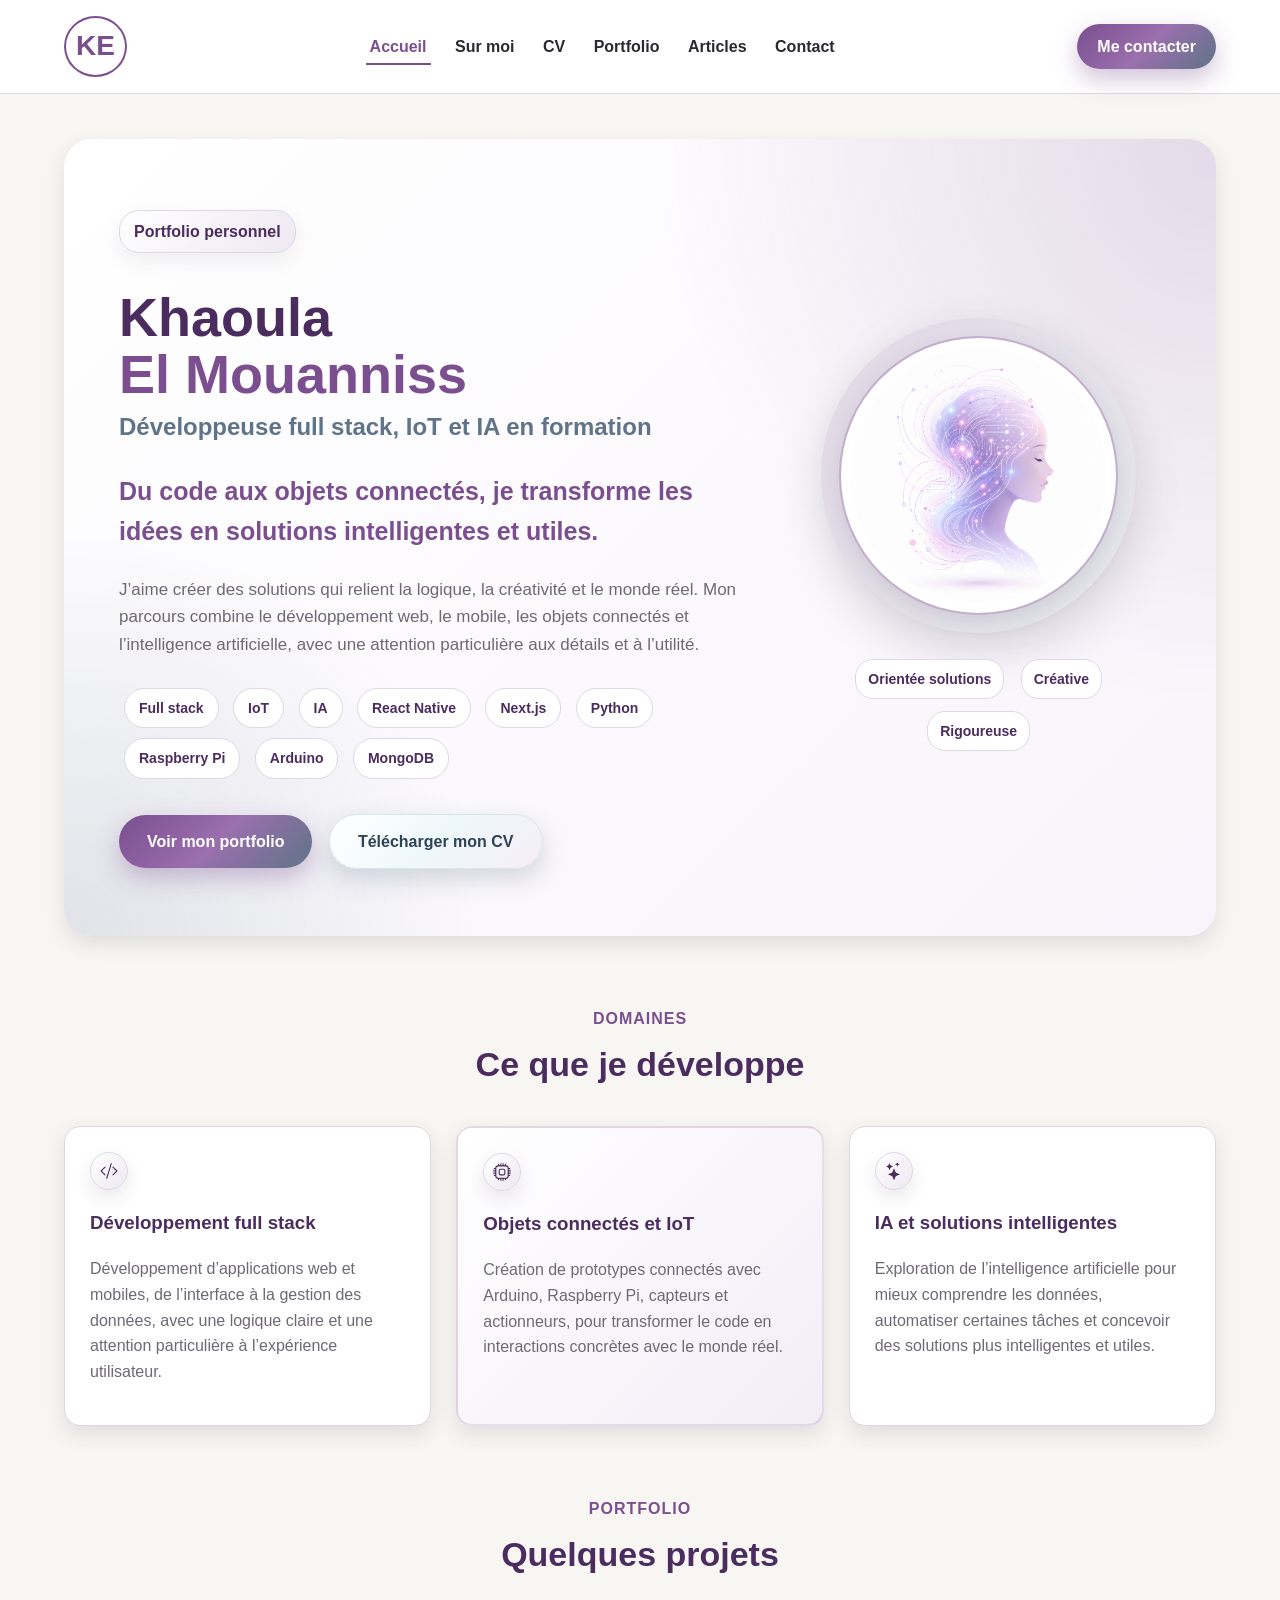
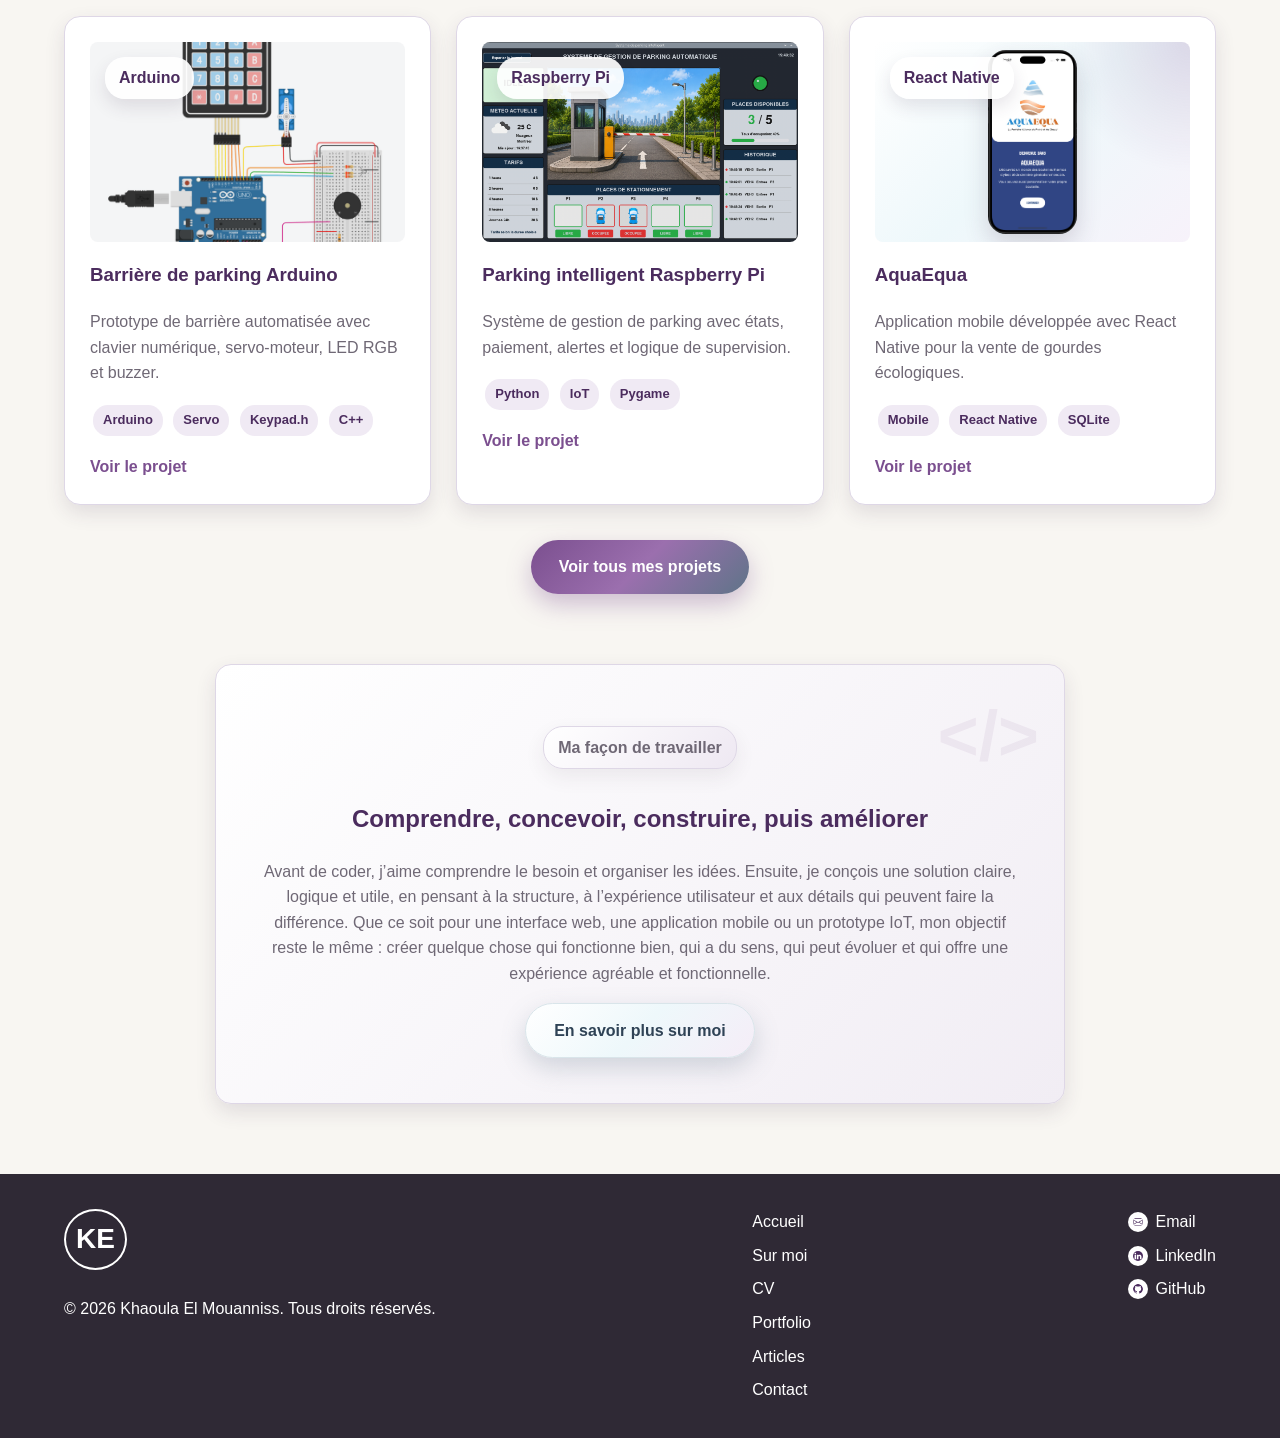
<file: index.html>
<!DOCTYPE html>
<html lang="fr">
    <head>
        <meta charset="UTF-8">
        <meta name="viewport" content="width=device-width, initial-scale=1.0">
        <title>Accueil | Portfolio de Khaoula El Mouanniss</title>

        <meta name="description"
            content="Portfolio personnel de Khaoula El Mouanniss, développeuse full stack, IoT et IA en formation. Découvrez son profil, ses compétences et ses projets web, mobiles et connectés.">
        <meta name="keywords"
            content="portfolio, Khaoula El Mouanniss, développeuse full stack, IoT, IA, React Native, Python, Arduino, Raspberry Pi, HTML, CSS">
        <meta name="author" content="Khaoula El Mouanniss">

        <link rel="icon" href="images/favicon.ico">
        <link rel="stylesheet" href="css/styles.css">
        <link rel="stylesheet" href="css/home.css">
    </head>

    <body>
        <header>
            <div class="header-container">
                <a href="index.html" class="logo">KE</a>

                <nav>
                    <ul>
                        <li><a href="index.html" class="active">Accueil</a></li>
                        <li><a href="about.html">Sur moi</a></li>
                        <li><a href="cv.html">CV</a></li>
                        <li><a href="portfolio.html">Portfolio</a></li>
                        <li><a href="articles.html">Articles</a></li>
                        <li><a href="contact.html">Contact</a></li>
                    </ul>
                </nav>

                <a href="contact.html" class="btn btn-small btn-primary">Me
                    contacter</a>
            </div>
        </header>

        <main>
            <section class="hero">
                <div class="hero-text">
                    <p class="intro-label">Portfolio personnel</p>

                    <h1>
                        Khaoula <span>El Mouanniss</span>
                    </h1>

                    <h2>Développeuse full stack, IoT et IA en formation</h2>

                    <p class="slogan">
                        Du code aux objets connectés, je transforme les idées en
                        solutions intelligentes et utiles.
                    </p>

                    <p class="hero-description">
                        J’aime créer des solutions qui relient la logique, la
                        créativité et le monde réel.
                        Mon parcours combine le développement web, le mobile,
                        les objets connectés et l’intelligence
                        artificielle, avec une attention particulière aux
                        détails et à l’utilité.
                    </p>

                    <div class="hero-keywords">
                        <span>Full stack</span>
                        <span>IoT</span>
                        <span>IA</span>
                        <span>React Native</span>
                        <span>Next.js</span>
                        <span>Python</span>
                        <span>Raspberry Pi</span>
                        <span>Arduino</span>
                        <span>MongoDB</span>
                    </div>

                    <div class="hero-buttons">
                        <a href="portfolio.html" class="btn btn-primary">Voir
                            mon portfolio</a>
                        <a href="documents/cv-khaoula.pdf" target="_blank"
                            class="btn btn-secondary">Télécharger mon CV</a>
                    </div>
                </div>

                <div class="hero-photo">
                    <div class="tech-circle">
                        <div class="photo-frame">
                            <img src="images/profile.png"
                                alt="Illustration technologique représentant Khaoula El Mouanniss">
                        </div>
                    </div>

                    <div class="qualities">
                        <span>Orientée solutions</span>
                        <span>Créative</span>
                        <span>Rigoureuse</span>

                    </div>
                </div>
            </section>

            <section class="what-i-do">
                <div class="section-title">
                    <p>Domaines</p>
                    <h2>Ce que je développe</h2>
                </div>

                <div class="cards">
                    <article class="card">
                        <img class="card-icon" src="images/icons/code-slash.svg"
                            alt="Icon code">

                        <h3>Développement full stack</h3>
                        <p>

                            Développement d’applications web et mobiles, de
                            l’interface à la gestion des données,
                            avec une logique claire et une attention
                            particulière à l’expérience utilisateur.

                        </p>
                    </article>

                    <article class="card card-highlight">
                        <img class="card-icon" src="images/icons/cpu.svg" alt="Icon cpu">
                        <h3>Objets connectés et IoT</h3>
                        <p>
                            
                                Création de prototypes connectés avec Arduino,
                                Raspberry Pi, capteurs et actionneurs,
                                pour transformer le code en interactions
                                concrètes avec le monde réel.
                           
                        </p>
                    </article>

                    <article class="card">
                        <img class="card-icon" src="images/icons/stars.svg" alt="Icon stars">

                        <h3>IA et solutions intelligentes</h3>
                        <p>
                            Exploration de l’intelligence artificielle pour
                            mieux comprendre les données,
                            automatiser certaines tâches et concevoir des
                            solutions plus intelligentes et utiles.
                        </p>
                    </article>
                </div>
            </section>

            <section class="featured-projects">
                <div class="section-title">
                    <p>Portfolio</p>
                    <h2>Quelques projets</h2>
                </div>

                <div class="project-grid">
                    <article class="project-card">
                        <div class="project-image">
                            <img src="images/projects/arduino-parking.png"
                                alt="Prototype de barrière de parking Arduino">
                            <span>Arduino</span>
                        </div>
                        <h3>Barrière de parking Arduino</h3>
                        <p>
                            Prototype de barrière automatisée avec clavier
                            numérique, servo-moteur,
                            LED RGB et buzzer.
                        </p>
                        <div class="project-tags">
                            <span>Arduino</span>
                            <span>Servo</span>
                            <span>Keypad.h</span>
                            <span>C++</span>
                        </div>
                        <a href="portfolio.html">Voir le projet</a>
                    </article>

                    <article class="project-card">
                        <div class="project-image">
                            <img src="images/projects/raspberry-parking.png"
                                alt="Interface ou prototype de parking intelligent Raspberry Pi">
                            <span>Raspberry Pi</span>
                        </div>

                        <h3>Parking intelligent Raspberry Pi</h3>
                        <p>
                            Système de gestion de parking avec états, paiement,
                            alertes
                            et logique de supervision.
                        </p>
                        <div class="project-tags">
                            <span>Python</span>
                            <span>IoT</span>
                            <span>Pygame</span>
                        </div>
                        <a href="portfolio.html">Voir le projet</a>
                    </article>

                    <article class="project-card">
                        <div class="project-image mobile-preview">
                            <img src="images/projects/mobile-aquaequa.png"
                                alt="Interface ou prototype de l'application mobile AquaEqua">
                            <span>React Native</span>
                        </div>
                        <h3>AquaEqua</h3>
                        <p>
                            Application mobile développée avec React Native pour
                            la vente de gourdes
                            écologiques.
                        </p>
                        <div class="project-tags">
                            <span>Mobile</span>

                            <span>React Native</span>
                            <span>SQLite</span>
                        </div>
                        <a href="portfolio.html">Voir le projet</a>
                    </article>
                </div>

                <div class="center-button">
                    <a href="portfolio.html" class="btn btn-primary">Voir tous
                        mes projets</a>
                </div>
            </section>
            <section class="short-about">
                <div class="about-box">
                    <p class="intro-label">Ma façon de travailler</p>
                    <h2>Comprendre, concevoir, construire, puis améliorer</h2>
                    <p>
                        Avant de coder, j’aime comprendre le besoin et organiser
                        les idées. Ensuite, je conçois
                        une solution claire, logique et utile, en pensant à la
                        structure, à l’expérience utilisateur
                        et aux détails qui peuvent faire la différence. Que ce
                        soit pour une interface web,
                        une application mobile ou un prototype IoT, mon objectif
                        reste le même : créer quelque chose
                        qui fonctionne bien, qui a du sens, qui peut évoluer et
                        qui offre une expérience agréable
                        et fonctionnelle.
                    </p>
                    <a href="about.html" class="btn btn-secondary">En savoir
                        plus sur moi</a>
                </div>
            </section>
        </main>

        <footer>
            <div class="footer-container">
                <div>
                    <a href="index.html" class="footer-logo">KE</a>
                    <p>© 2026 Khaoula El Mouanniss. Tous droits réservés.</p>
                </div>

                <div class="footer-links">
                    <a href="index.html">Accueil</a>
                    <a href="about.html">Sur moi</a>
                    <a href="cv.html">CV</a>
                    <a href="portfolio.html">Portfolio</a>
                    <a href="articles.html">Articles</a>
                    <a href="contact.html">Contact</a>
                </div>

                <div class="social-links">
                    <a href="mailto:khaoula.mouanniss@gmail.com">
                        <img src="images/icons/envelope.svg" alt="Icon email">
                        Email
                    </a>

                    <a href="https://www.linkedin.com/in/mouanniss/"
                        target="_blank">
                        <img src="images/icons/linkedin.svg" alt="Icon linkedin">
                        LinkedIn
                    </a>

                    <a href="https://github.com/khaoulamouanniss"
                        target="_blank">
                        <img src="images/icons/github.svg" alt="Icon github">
                        GitHub
                    </a>
                </div>
            </div>
        </footer>
    </body>
</html>
</file>
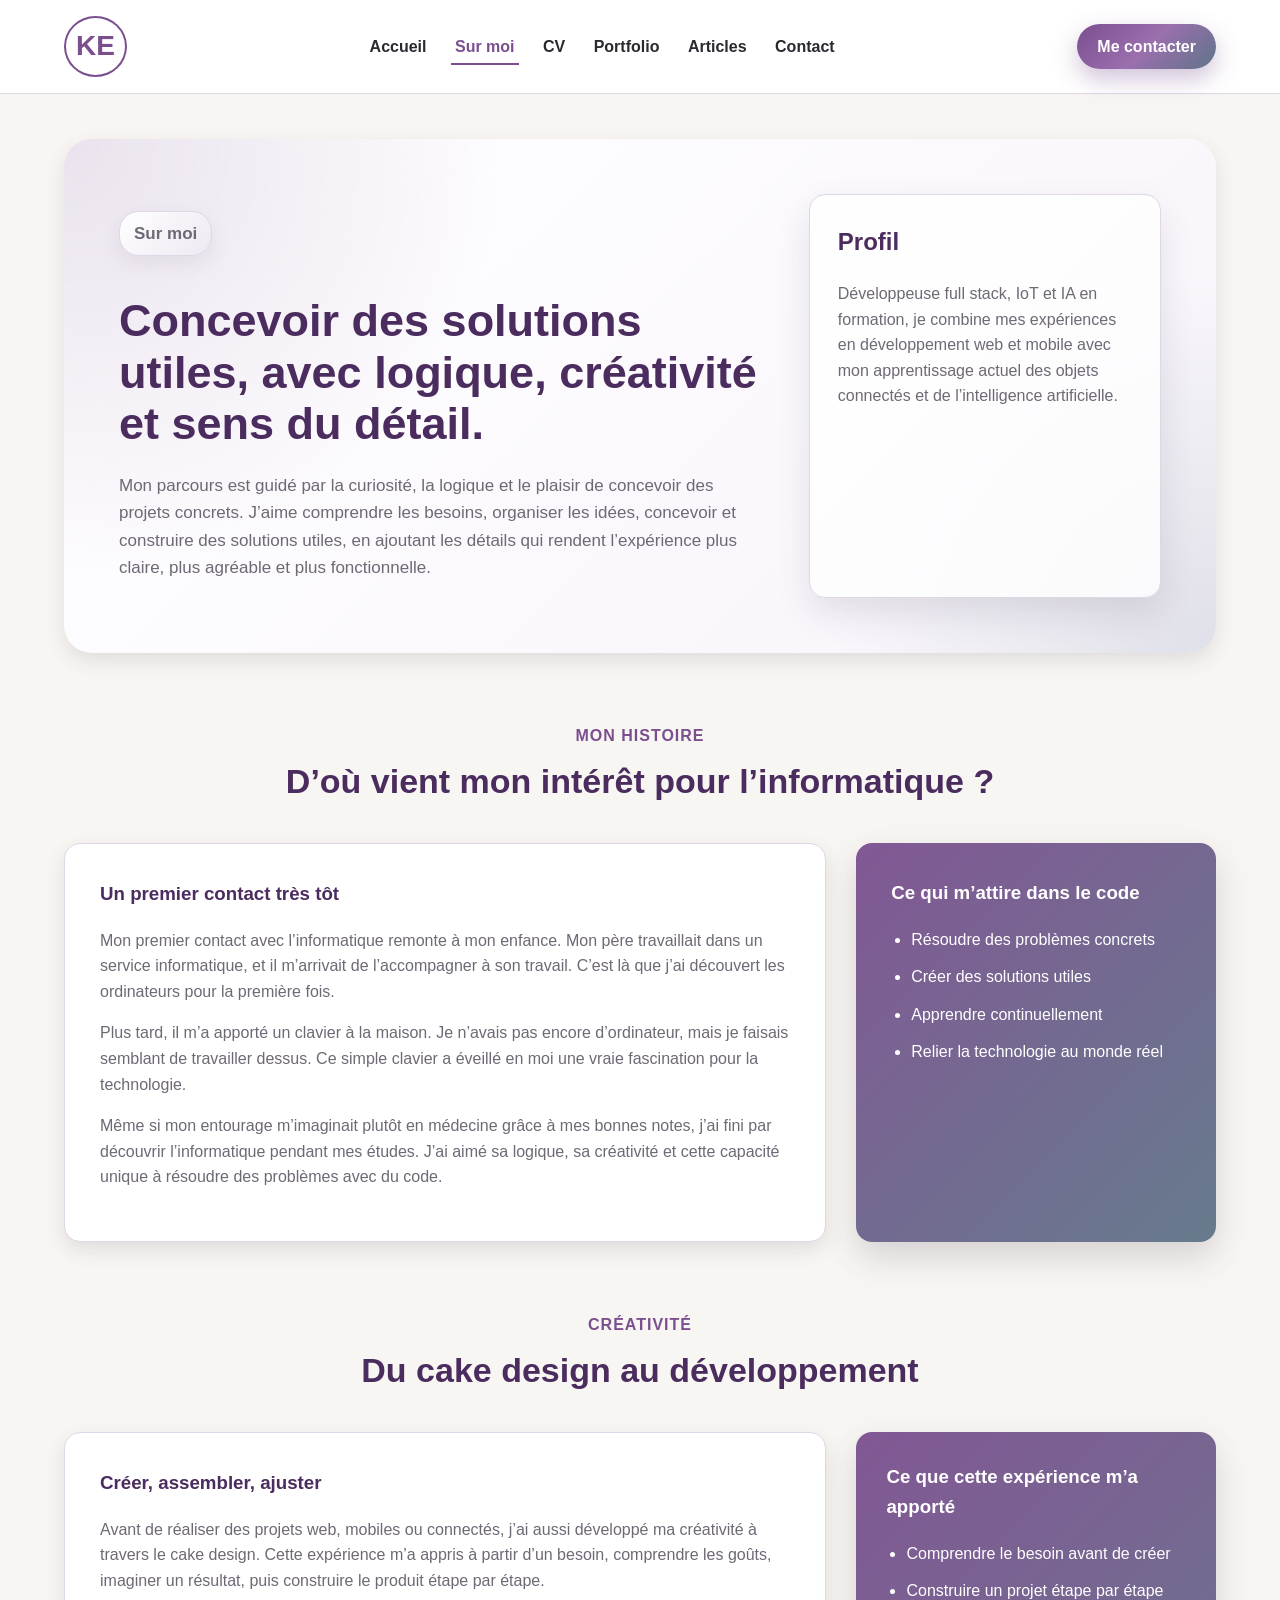
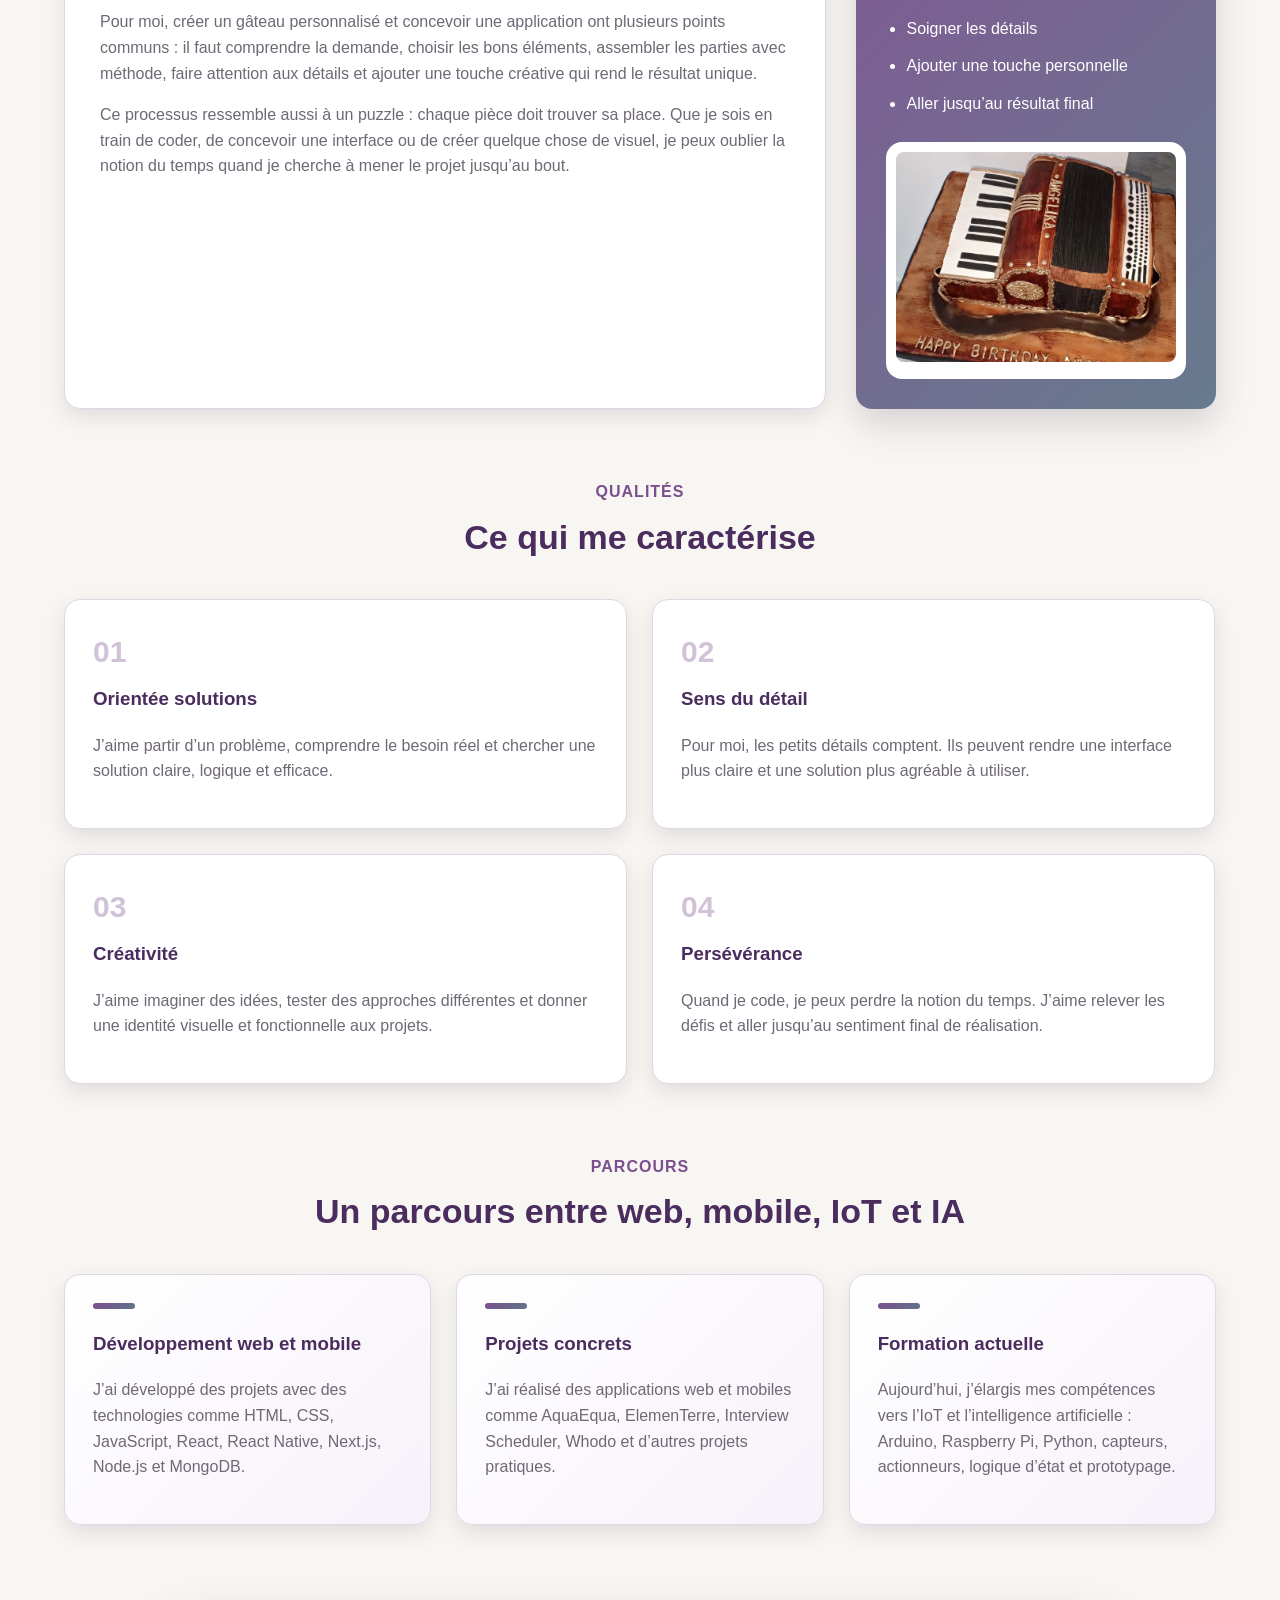
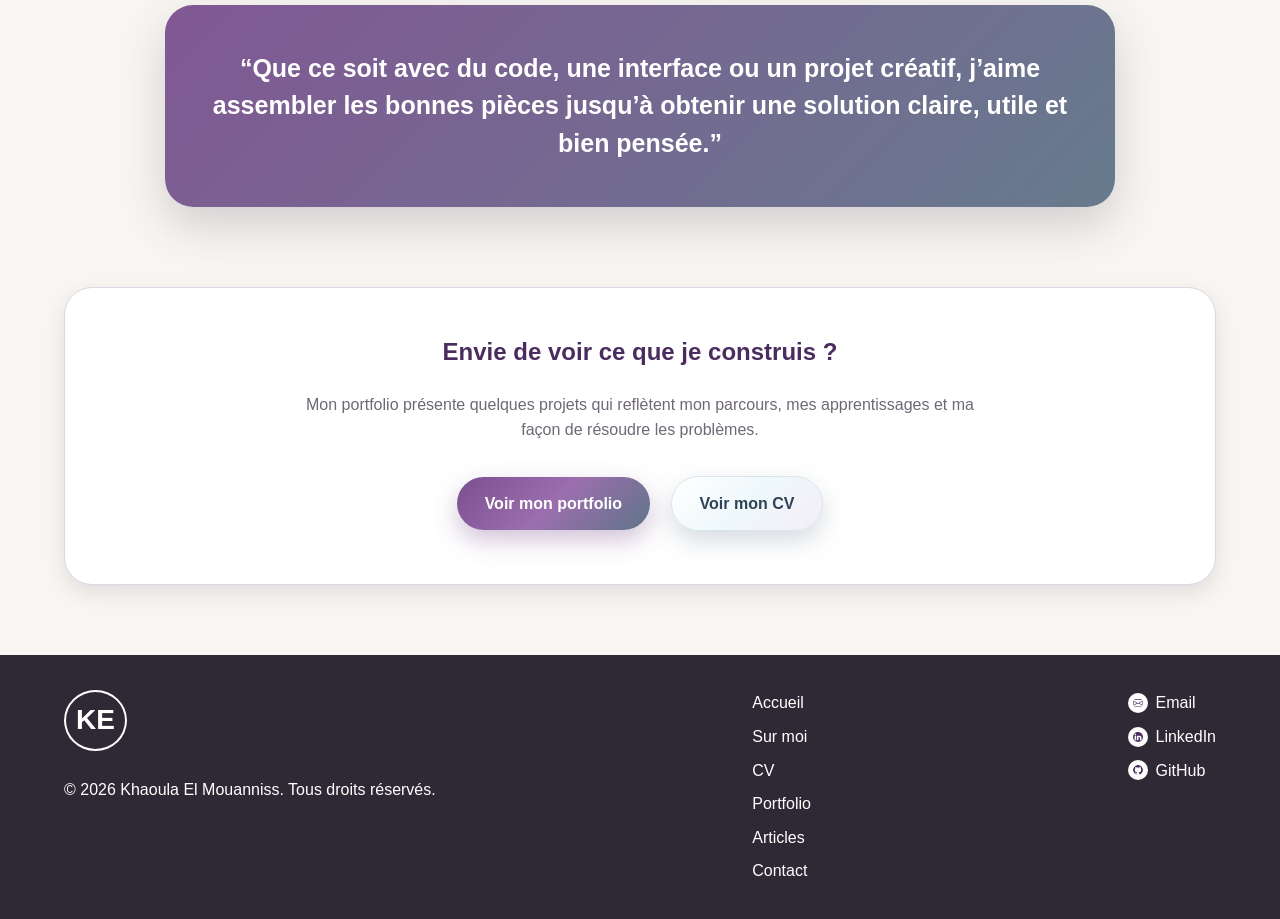
<file: about.html>
<!DOCTYPE html>
<html lang="fr">
<head>
    <meta charset="UTF-8">
    <meta name="viewport" content="width=device-width, initial-scale=1.0">
    <title>Sur moi | Khaoula El Mouanniss</title>

    <meta name="description" content="Découvrez le parcours de Khaoula El Mouanniss, son intérêt pour l'informatique, le développement web, le mobile, l'IoT, l'IA et sa démarche créative orientée solutions.">
    <meta name="keywords" content="Khaoula El Mouanniss, sur moi, biographie, développeuse, full stack, IoT, intelligence artificielle, créativité, cake design, portfolio">
    <meta name="author" content="Khaoula El Mouanniss">

    <link rel="icon" href="images/favicon.ico">
    <link rel="stylesheet" href="css/styles.css">
    <link rel="stylesheet" href="css/about.css">
</head>

<body>
    <header>
        <div class="header-container">
            <a href="index.html" class="logo">KE</a>

            <nav>
                <ul>
                    <li><a href="index.html">Accueil</a></li>
                    <li><a href="about.html" class="active">Sur moi</a></li>
                    <li><a href="cv.html">CV</a></li>
                    <li><a href="portfolio.html">Portfolio</a></li>
                    <li><a href="articles.html">Articles</a></li>
                    <li><a href="contact.html">Contact</a></li>
                </ul>
            </nav>

            <a href="contact.html" class="btn btn-small btn-primary">Me contacter</a>
        </div>
    </header>

    <main>
        <section class="about-hero">
            <div class="about-hero-text">
                <p class="intro-label">Sur moi</p>

                <h1>Concevoir des solutions utiles, avec logique, créativité et sens du détail.</h1>
                <p>
    Mon parcours est guidé par la curiosité, la logique et le plaisir de concevoir
    des projets concrets. J’aime comprendre les besoins, organiser les idées, concevoir et construire
    des solutions utiles, en ajoutant les détails qui rendent l’expérience plus claire,
    plus agréable et plus fonctionnelle.
</p>
            </div>

            <div class="about-hero-card">
                <h2>Profil</h2>
                <p>
                    Développeuse full stack, IoT et IA en formation, je combine mes expériences en
                    développement web et mobile avec mon apprentissage actuel des objets connectés
                    et de l’intelligence artificielle.
                </p>
            </div>
        </section>

        <section class="story-section">
            <div class="section-title">
                <p>Mon histoire</p>
                <h2>D’où vient mon intérêt pour l’informatique ?</h2>
            </div>

            <div class="story-box">
                <article class="story-text">
                    <h3>Un premier contact très tôt</h3>

                    <p>
                        Mon premier contact avec l’informatique remonte à mon enfance. Mon père travaillait
                        dans un service informatique, et il m’arrivait de l’accompagner à son travail.
                        C’est là que j’ai découvert les ordinateurs pour la première fois.
                    </p>

                    <p>
                        Plus tard, il m’a apporté un clavier à la maison. Je n’avais pas encore d’ordinateur,
                        mais je faisais semblant de travailler dessus. Ce simple clavier a éveillé en moi
                        une vraie fascination pour la technologie.
                    </p>

                    <p>
                        Même si mon entourage m’imaginait plutôt en médecine grâce à mes bonnes notes,
                        j’ai fini par découvrir l’informatique pendant mes études. J’ai aimé sa logique,
                        sa créativité et cette capacité unique à résoudre des problèmes avec du code.
                    </p>
                </article>

                <aside class="story-side">
                    <h3>Ce qui m’attire dans le code</h3>
                    <ul>
                        <li>Résoudre des problèmes concrets</li>
                        <li>Créer des solutions utiles</li>
                        <li>Apprendre continuellement</li>
                        <li>Relier la technologie au monde réel</li>
                    </ul>
                </aside>
            </div>
        </section>

       <section class="creative-section">
    <div class="section-title">
        <p>Créativité</p>
        <h2>Du cake design au développement</h2>
    </div>

    <div class="creative-box">
        <article class="creative-text">
            <h3>Créer, assembler, ajuster</h3>

            <p>
                Avant de réaliser des projets web, mobiles ou connectés, j’ai aussi développé
                ma créativité à travers le cake design. Cette expérience m’a appris à partir
                d’un besoin, comprendre les goûts, imaginer un résultat, puis construire le produit
                étape par étape.
            </p>

            <p>
                Pour moi, créer un gâteau personnalisé et concevoir une application ont plusieurs
                points communs : il faut comprendre la demande, choisir les bons éléments, assembler
                les parties avec méthode, faire attention aux détails et ajouter une touche créative
                qui rend le résultat unique.
            </p>

            <p>
                Ce processus ressemble aussi à un puzzle : chaque pièce doit trouver sa place.
                Que je sois en train de coder, de concevoir une interface ou de créer quelque chose
                de visuel, je peux oublier la notion du temps quand je cherche à mener le projet
                jusqu’au bout.
            </p>
        </article>

        <aside class="creative-side">
            <h3>Ce que cette expérience m’a apporté</h3>

            <ul>
                <li>Comprendre le besoin avant de créer</li>
                <li>Construire un projet étape par étape</li>
                <li>Soigner les détails</li>
                <li>Ajouter une touche personnelle</li>
                <li>Aller jusqu’au résultat final</li>
            </ul>

            <div class="cake-photo">
                <img src="images/cake-design.png" alt="Gâteau accordéon personnalisé réalisé par Khaoula">
            </div>
        </aside>
    </div>
</section>

        <section class="values-section">
            <div class="section-title">
                <p>Qualités</p>
                <h2>Ce qui me caractérise</h2>
            </div>

            <div class="values-grid">
                <article class="value-card">
                    <span>01</span>
                    <h3>Orientée solutions</h3>
                    <p>
                        J’aime partir d’un problème, comprendre le besoin réel et chercher une solution
                        claire, logique et efficace.
                    </p>
                </article>

                <article class="value-card">
                    <span>02</span>
                    <h3>Sens du détail</h3>
                    <p>
                        Pour moi, les petits détails comptent. Ils peuvent rendre une interface plus claire
                        et une solution plus agréable à utiliser.
                    </p>
                </article>

                <article class="value-card">
                    <span>03</span>
                    <h3>Créativité</h3>
                    <p>
                        J’aime imaginer des idées, tester des approches différentes et donner une identité
                        visuelle et fonctionnelle aux projets.
                    </p>
                </article>

                <article class="value-card">
                    <span>04</span>
                    <h3>Persévérance</h3>
                    <p>
                        Quand je code, je peux perdre la notion du temps. J’aime relever les défis et aller
                        jusqu’au sentiment final de réalisation.
                    </p>
                </article>
            </div>
        </section>

        <section class="journey-section">
            <div class="section-title">
                <p>Parcours</p>
                <h2>Un parcours entre web, mobile, IoT et IA</h2>
            </div>

            <div class="timeline">
                <article class="timeline-item">
                    <h3>Développement web et mobile</h3>
                    <p>
                        J’ai développé des projets avec des technologies comme HTML, CSS, JavaScript,
                        React, React Native, Next.js, Node.js et MongoDB.
                    </p>
                </article>

                <article class="timeline-item">
                    <h3>Projets concrets</h3>
                    <p>
                        J’ai réalisé des applications web et mobiles comme AquaEqua, ElemenTerre,
                        Interview Scheduler, Whodo et d’autres projets pratiques.
                    </p>
                </article>

                <article class="timeline-item">
                    <h3>Formation actuelle</h3>
                    <p>
                        Aujourd’hui, j’élargis mes compétences vers l’IoT et l’intelligence artificielle :
                        Arduino, Raspberry Pi, Python, capteurs, actionneurs, logique d’état et prototypage.
                    </p>
                </article>
            </div>
        </section>

       <section class="about-quote">
    <p>
        “Que ce soit avec du code, une interface ou un projet créatif, j’aime assembler les bonnes pièces
        jusqu’à obtenir une solution claire, utile et bien pensée.”
    </p>
</section>

        <section class="about-cta">
            <h2>Envie de voir ce que je construis ?</h2>
            <p>
                Mon portfolio présente quelques projets qui reflètent mon parcours, mes apprentissages
                et ma façon de résoudre les problèmes.
            </p>

            <div>
                <a href="portfolio.html" class="btn btn-primary">Voir mon portfolio</a>
                <a href="cv.html" class="btn btn-secondary">Voir mon CV</a>
            </div>
        </section>
    </main>

    <footer>
        <div class="footer-container">
            <div>
                <a href="index.html" class="footer-logo">KE</a>
                <p>© 2026 Khaoula El Mouanniss. Tous droits réservés.</p>
            </div>

            <div class="footer-links">
                <a href="index.html">Accueil</a>
                <a href="about.html">Sur moi</a>
                <a href="cv.html">CV</a>
                <a href="portfolio.html">Portfolio</a>
                <a href="articles.html">Articles</a>
                <a href="contact.html">Contact</a>
            </div>

            <div class="social-links">
                    <a href="mailto:khaoula.mouanniss@gmail.com">
                        <img src="images/icons/envelope.svg" alt="Icon email">
                        Email
                    </a>

                    <a href="https://www.linkedin.com/in/mouanniss/"
                        target="_blank">
                        <img src="images/icons/linkedin.svg" alt="Icon linkedin">
                        LinkedIn
                    </a>

                    <a href="https://github.com/khaoulamouanniss"
                        target="_blank">
                        <img src="images/icons/github.svg" alt="Icon github">
                        GitHub
                    </a>
                </div>
        </div>
    </footer>
</body>
</html>
</file>
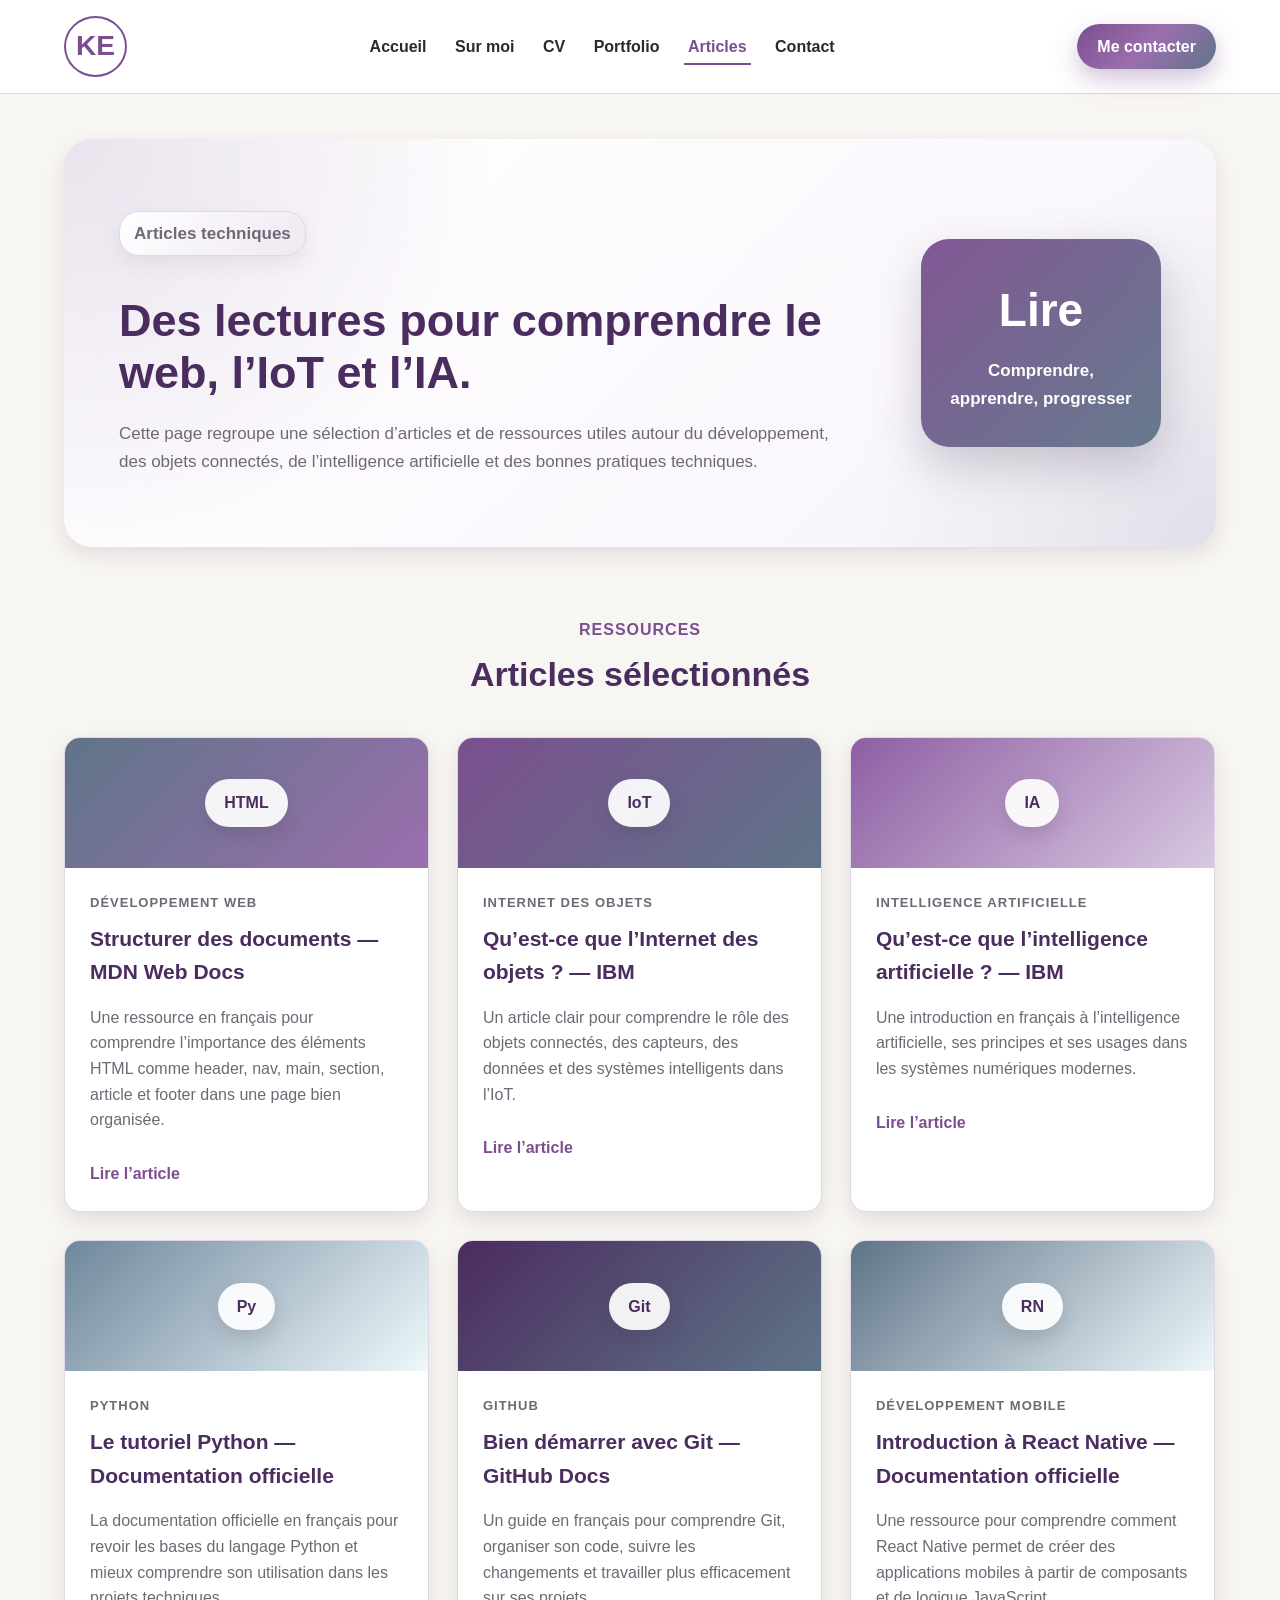
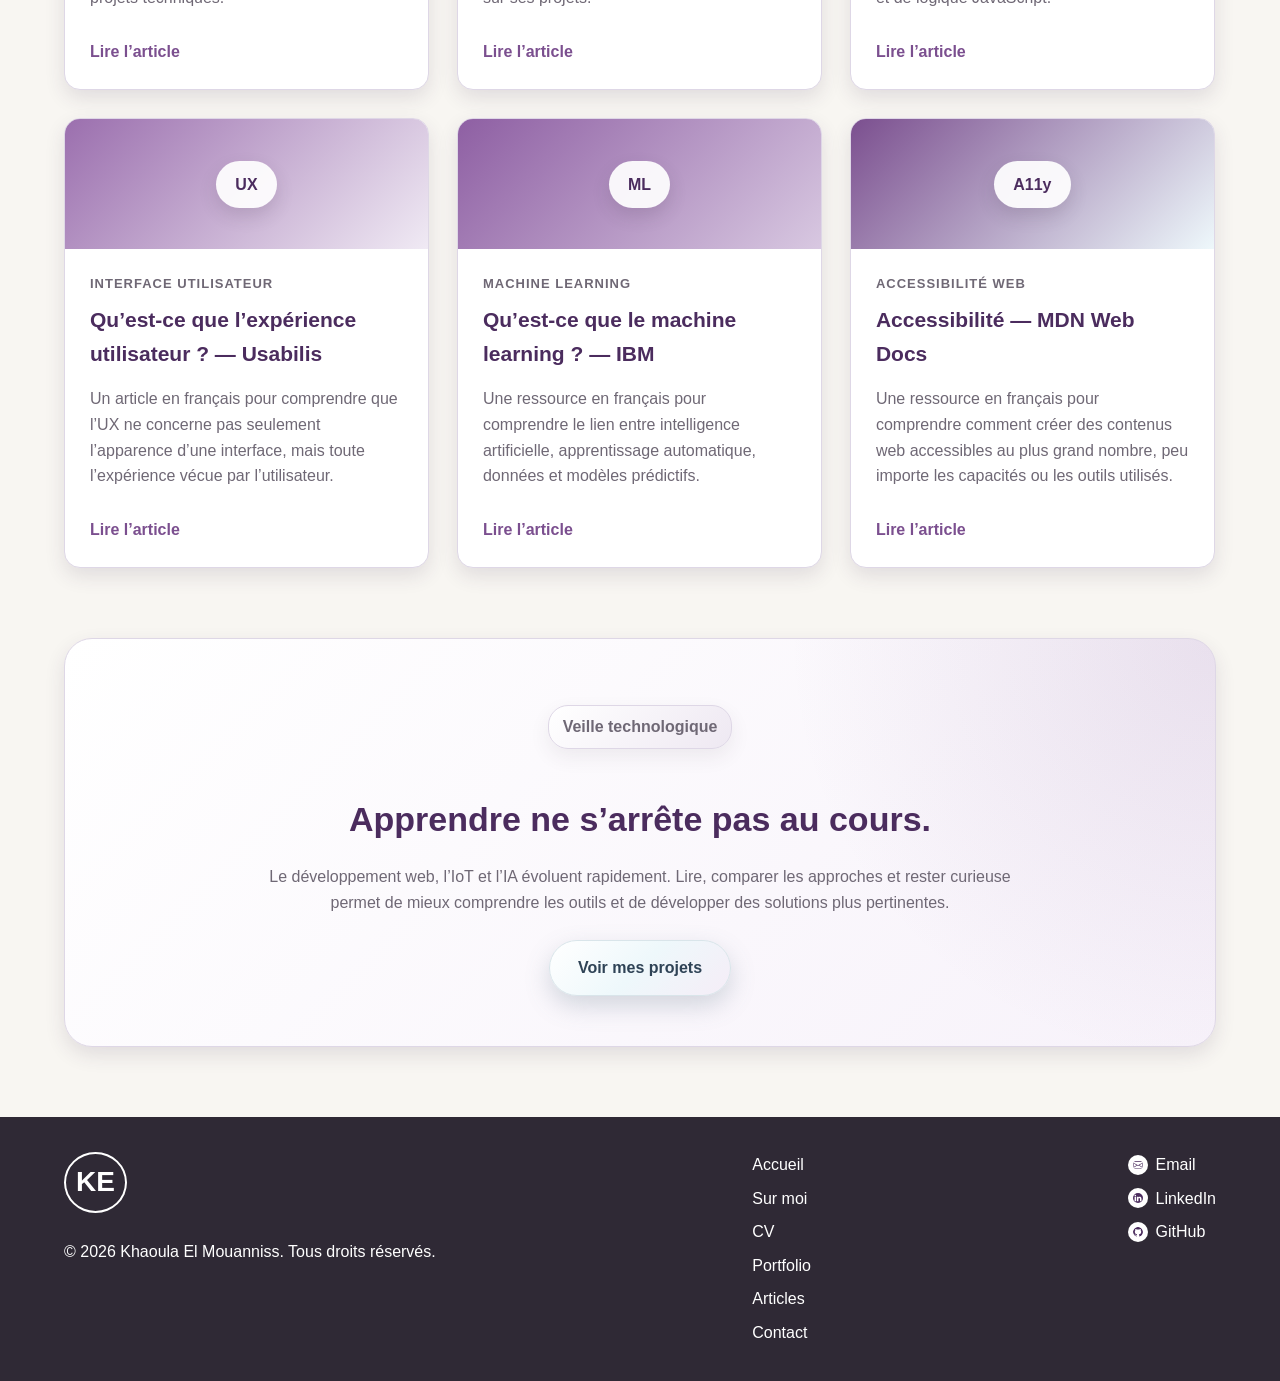
<file: articles.html>
<!DOCTYPE html>
<html lang="fr">
<head>
    <meta charset="UTF-8">
    <meta name="viewport" content="width=device-width, initial-scale=1.0">
    <title>Articles | Veille web, IoT et IA</title>

    <meta name="description" content="Sélection d'articles et de ressources techniques en français sur le développement web, l'IoT, l'intelligence artificielle, Python, GitHub, React Native, UX et l'accessibilité.">
    <meta name="keywords" content="articles techniques, veille technologique, développement web, IoT, IA, Python, GitHub, React Native, UX, accessibilité, Khaoula El Mouanniss">
    <meta name="author" content="Khaoula El Mouanniss">

    <link rel="icon" href="images/favicon.ico">
    <link rel="stylesheet" href="css/styles.css">
    <link rel="stylesheet" href="css/articles.css">
</head>

<body>
    <header>
        <div class="header-container">
            <a href="index.html" class="logo">KE</a>

            <nav>
                <ul>
                    <li><a href="index.html">Accueil</a></li>
                    <li><a href="about.html">Sur moi</a></li>
                    <li><a href="cv.html">CV</a></li>
                    <li><a href="portfolio.html">Portfolio</a></li>
                    <li><a href="articles.html" class="active">Articles</a></li>
                    <li><a href="contact.html">Contact</a></li>
                </ul>
            </nav>

            <a href="contact.html" class="btn btn-small btn-primary">Me contacter</a>
        </div>
    </header>

    <main>
        <section class="articles-hero">
            <div class="articles-hero-text">
                <p class="intro-label">Articles techniques</p>

                <h1>Des lectures pour comprendre le web, l’IoT et l’IA.</h1>

                <p>
                    Cette page regroupe une sélection d’articles et de ressources utiles autour du développement,
                    des objets connectés, de l’intelligence artificielle et des bonnes pratiques techniques.
                </p>
            </div>

            <div class="articles-hero-card">
                <span>Lire</span>
                <p>Comprendre, apprendre, progresser</p>
            </div>
        </section>

        <section class="articles-section">
            <div class="section-title">
                <p>Ressources</p>
                <h2>Articles sélectionnés</h2>
            </div>

<div class="articles-grid">
    <article class="article-card">
        <div class="article-icon article-web">
            <span>HTML</span>
        </div>

        <div class="article-content">
            <p class="article-category">Développement web</p>
            <h3>Structurer des documents — MDN Web Docs</h3>

            <p>
                Une ressource en français pour comprendre l’importance des éléments HTML
                comme header, nav, main, section, article et footer dans une page bien organisée.
            </p>

            <a href="https://developer.mozilla.org/fr/docs/Learn_web_development/Core/Structuring_content/Structuring_documents" target="_blank" class="article-link">Lire l’article</a>
        </div>
    </article>

    <article class="article-card">
        <div class="article-icon article-iot">
            <span>IoT</span>
        </div>

        <div class="article-content">
            <p class="article-category">Internet des objets</p>
            <h3>Qu’est-ce que l’Internet des objets ? — IBM</h3>

            <p>
                Un article clair pour comprendre le rôle des objets connectés, des capteurs,
                des données et des systèmes intelligents dans l’IoT.
            </p>

            <a href="https://www.ibm.com/fr-fr/think/topics/internet-of-things" target="_blank" class="article-link">Lire l’article</a>
        </div>
    </article>

    <article class="article-card">
        <div class="article-icon article-ai">
            <span>IA</span>
        </div>

        <div class="article-content">
            <p class="article-category">Intelligence artificielle</p>
            <h3>Qu’est-ce que l’intelligence artificielle ? — IBM</h3>

            <p>
                Une introduction en français à l’intelligence artificielle, ses principes
                et ses usages dans les systèmes numériques modernes.
            </p>

            <a href="https://www.ibm.com/fr-fr/think/topics/artificial-intelligence" target="_blank" class="article-link">Lire l’article</a>
        </div>
    </article>

    <article class="article-card">
        <div class="article-icon article-python">
            <span>Py</span>
        </div>

        <div class="article-content">
            <p class="article-category">Python</p>
            <h3>Le tutoriel Python — Documentation officielle</h3>

            <p>
                La documentation officielle en français pour revoir les bases du langage Python
                et mieux comprendre son utilisation dans les projets techniques.
            </p>

            <a href="https://docs.python.org/fr/3/tutorial/" target="_blank" class="article-link">Lire l’article</a>
        </div>
    </article>

    <article class="article-card">
        <div class="article-icon article-git">
            <span>Git</span>
        </div>

        <div class="article-content">
            <p class="article-category">GitHub</p>
            <h3>Bien démarrer avec Git — GitHub Docs</h3>

            <p>
                Un guide en français pour comprendre Git, organiser son code, suivre les changements
                et travailler plus efficacement sur ses projets.
            </p>

            <a href="https://docs.github.com/fr/get-started/learning-to-code/getting-started-with-git" target="_blank" class="article-link">Lire l’article</a>
        </div>
    </article>

    <article class="article-card">
        <div class="article-icon article-mobile">
            <span>RN</span>
        </div>

        <div class="article-content">
            <p class="article-category">Développement mobile</p>
            <h3>Introduction à React Native — Documentation officielle</h3>

            <p>
                Une ressource pour comprendre comment React Native permet de créer
                des applications mobiles à partir de composants et de logique JavaScript.
            </p>

            <a href="https://reactnative.dev/docs/getting-started" target="_blank" class="article-link">Lire l’article</a>
        </div>
    </article>

    <article class="article-card">
        <div class="article-icon article-ux">
            <span>UX</span>
        </div>

        <div class="article-content">
            <p class="article-category">Interface utilisateur</p>
            <h3>Qu’est-ce que l’expérience utilisateur ? — Usabilis</h3>

            <p>
                Un article en français pour comprendre que l’UX ne concerne pas seulement
                l’apparence d’une interface, mais toute l’expérience vécue par l’utilisateur.
            </p>

            <a href="https://www.usabilis.com/definition-experience-utilisateur/" target="_blank" class="article-link">Lire l’article</a>
        </div>
    </article>

    <article class="article-card">
        <div class="article-icon article-ai">
            <span>ML</span>
        </div>

        <div class="article-content">
            <p class="article-category">Machine learning</p>
            <h3>Qu’est-ce que le machine learning ? — IBM</h3>

            <p>
                Une ressource en français pour comprendre le lien entre intelligence artificielle,
                apprentissage automatique, données et modèles prédictifs.
            </p>

            <a href="https://www.ibm.com/fr-fr/think/topics/machine-learning" target="_blank" class="article-link">Lire l’article</a>
        </div>
    </article>
    <article class="article-card">
    <div class="article-icon article-accessibility">
        <span>A11y</span>
    </div>

    <div class="article-content">
        <p class="article-category">Accessibilité web</p>
        <h3>Accessibilité — MDN Web Docs</h3>

        <p>
            Une ressource en français pour comprendre comment créer des contenus web
            accessibles au plus grand nombre, peu importe les capacités ou les outils utilisés.
        </p>

        <a href="https://developer.mozilla.org/fr/docs/Web/Accessibility" target="_blank" class="article-link">Lire l’article</a>
    </div>
</article>
</div>
        </section>

        <section class="articles-note">
            <div class="note-content">
                <p class="intro-label">Veille technologique</p>
                <h2>Apprendre ne s’arrête pas au cours.</h2>

                <p>
                    Le développement web, l’IoT et l’IA évoluent rapidement. Lire, comparer les approches
                    et rester curieuse permet de mieux comprendre les outils et de développer des solutions
                    plus pertinentes.
                </p>

                <a href="portfolio.html" class="btn btn-secondary">Voir mes projets</a>
            </div>
        </section>
    </main>

    <footer>
        <div class="footer-container">
            <div>
                <a href="index.html" class="footer-logo">KE</a>
                <p>© 2026 Khaoula El Mouanniss. Tous droits réservés.</p>
            </div>

            <div class="footer-links">
                <a href="index.html">Accueil</a>
                <a href="about.html">Sur moi</a>
                <a href="cv.html">CV</a>
                <a href="portfolio.html">Portfolio</a>
                <a href="articles.html">Articles</a>
                <a href="contact.html">Contact</a>
            </div>

            <div class="social-links">
                    <a href="mailto:khaoula.mouanniss@gmail.com">
                        <img src="images/icons/envelope.svg" alt="Icon email">
                        Email
                    </a>

                    <a href="https://www.linkedin.com/in/mouanniss/"
                        target="_blank">
                        <img src="images/icons/linkedin.svg" alt="Icon LinkedIn">
                        LinkedIn
                    </a>

                    <a href="https://github.com/khaoulamouanniss"
                        target="_blank">
                        <img src="images/icons/github.svg" alt="Icon GitHub">
                        GitHub
                    </a>
                </div>
        </div>
    </footer>
</body>
</html>
</file>
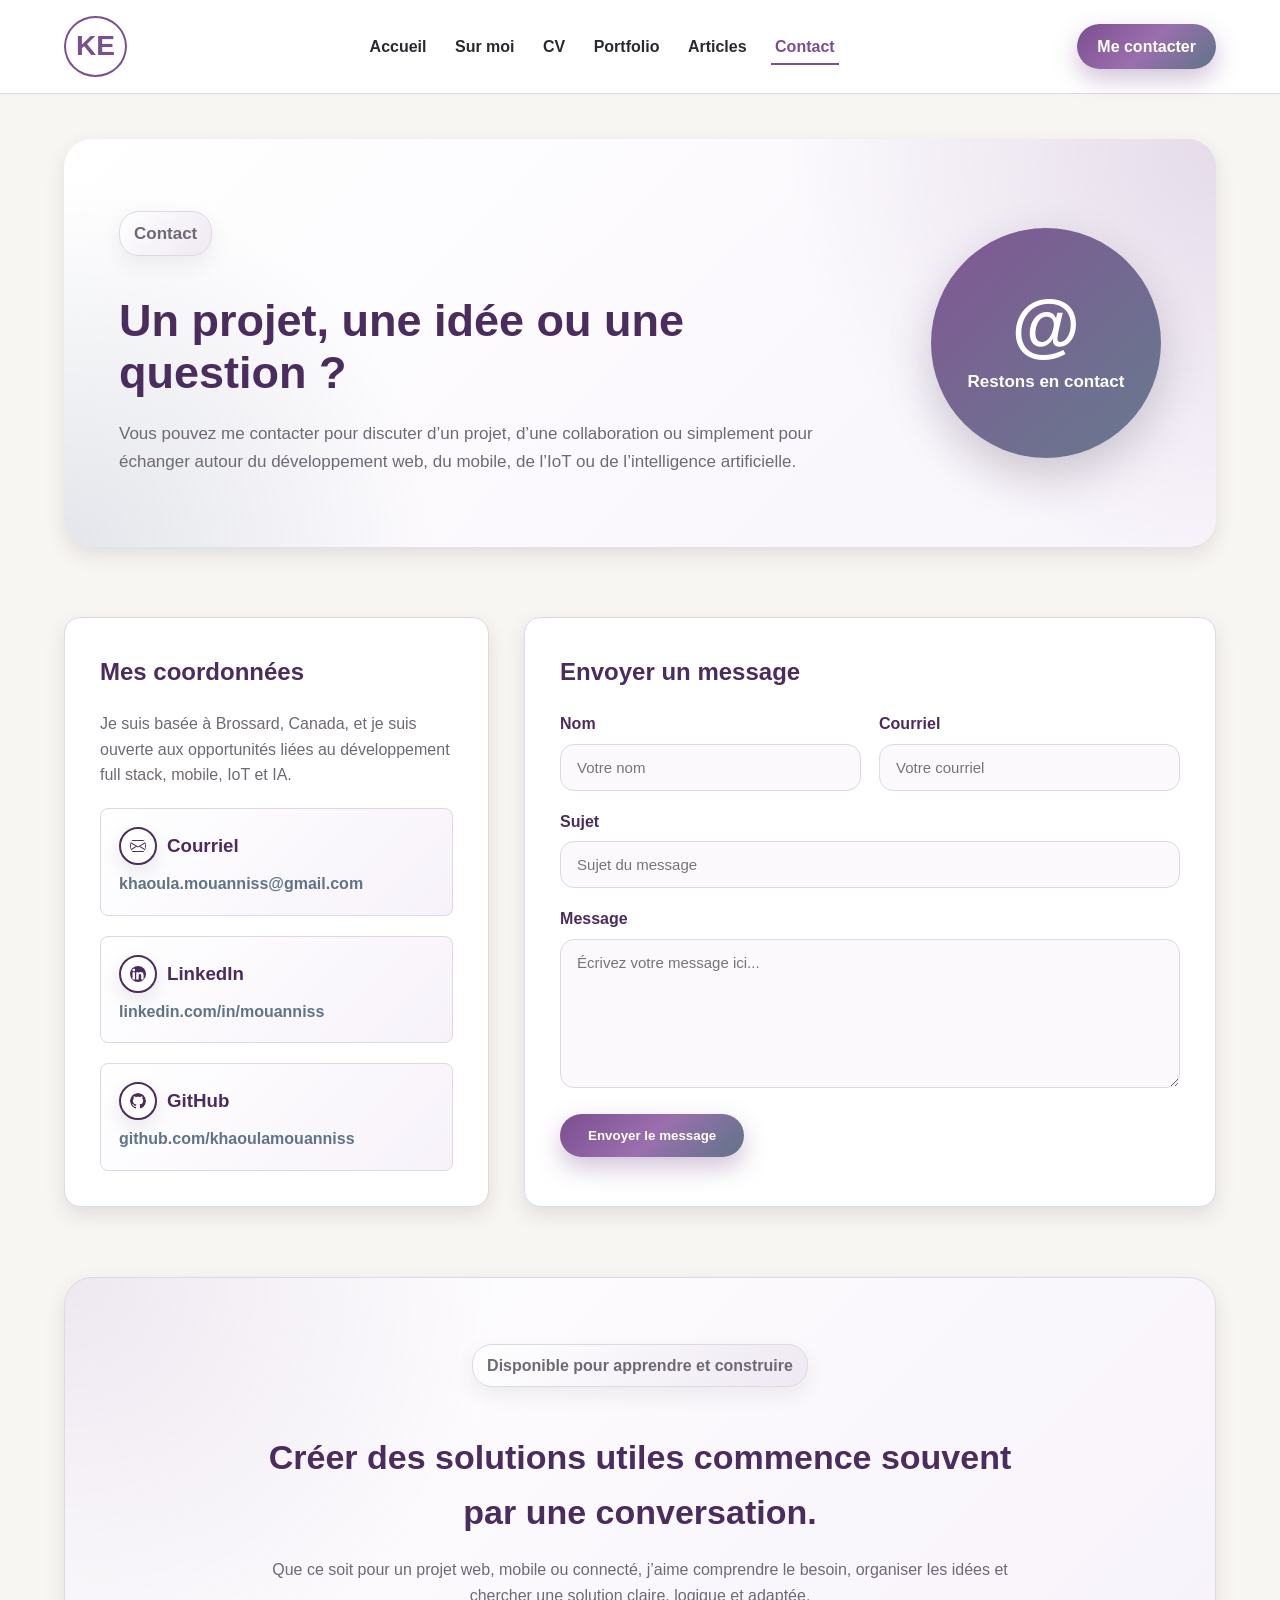
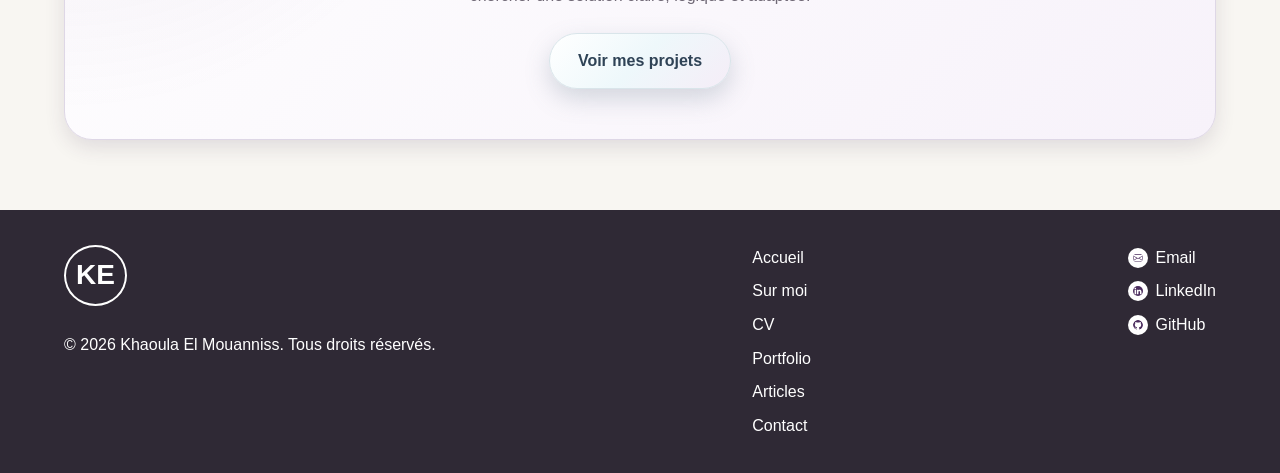
<file: contact.html>
<!DOCTYPE html>
<html lang="fr">
<head>
    <meta charset="UTF-8">
    <meta name="viewport" content="width=device-width, initial-scale=1.0">
    <title>Contact | Khaoula El Mouanniss</title>

    <meta name="description" content="Contactez Khaoula El Mouanniss, développeuse full stack, IoT et IA en formation. Retrouvez son courriel, LinkedIn, GitHub et son formulaire de contact.">
    <meta name="keywords" content="contact, Khaoula El Mouanniss, développeuse full stack, IoT, IA, LinkedIn, GitHub, portfolio, formulaire de contact">
    <meta name="author" content="Khaoula El Mouanniss">

    <link rel="icon" href="images/favicon.ico">
    <link rel="stylesheet" href="css/styles.css">
    <link rel="stylesheet" href="css/contact.css">
</head>

<body>
    <header>
        <div class="header-container">
            <a href="index.html" class="logo">KE</a>

            <nav>
                <ul>
                    <li><a href="index.html">Accueil</a></li>
                    <li><a href="about.html">Sur moi</a></li>
                    <li><a href="cv.html">CV</a></li>
                    <li><a href="portfolio.html">Portfolio</a></li>
                    <li><a href="articles.html">Articles</a></li>
                    <li><a href="contact.html" class="active">Contact</a></li>
                </ul>
            </nav>

            <a href="contact.html" class="btn btn-small btn-primary">Me contacter</a>
        </div>
    </header>

    <main>
        <section class="contact-hero">
            <div class="contact-hero-text">
                <p class="intro-label">Contact</p>

                <h1>Un projet, une idée ou une question ?</h1>

                <p>
                    Vous pouvez me contacter pour discuter d’un projet, d’une collaboration
                    ou simplement pour échanger autour du développement web, du mobile,
                    de l’IoT ou de l’intelligence artificielle.
                </p>
            </div>

            <div class="contact-hero-card">
                <span>@</span>
                <p>Restons en contact</p>
            </div>
        </section>

        <section class="contact-section">
            <div class="contact-info">
                <h2>Mes coordonnées</h2>

                <p>
                    Je suis basée à Brossard, Canada, et je suis ouverte aux opportunités
                    liées au développement full stack, mobile, IoT et IA.
                </p>

                <div class="info-card">
                    <h3><img src="images/icons/envelope.svg" alt="Icon email"> Courriel</h3>
                    <a href="mailto:khaoula.mouanniss@gmail.com" target="_blank">khaoula.mouanniss@gmail.com</a>
                </div>

                <div class="info-card">
                    <h3><img src="images/icons/linkedin.svg" alt="Icon LinkedIn">LinkedIn</h3>
                    <a href="https://www.linkedin.com/in/mouanniss/" target="_blank">linkedin.com/in/mouanniss</a>
                </div>

                <div class="info-card">
                    <h3><img src="images/icons/github.svg" alt="Icon GitHub"> GitHub</h3>
                    <a href="https://github.com/khaoulamouanniss" target="_blank">github.com/khaoulamouanniss</a>
                </div>
            </div>

            <div class="contact-form-box">
                <h2>Envoyer un message</h2>

                <form action="#" method="post">
                    <div class="form-row">
                        <div class="form-group">
                            <label for="nom">Nom</label>
                            <input type="text" id="nom" name="nom" placeholder="Votre nom" required>
                        </div>

                        <div class="form-group">
                            <label for="courriel">Courriel</label>
                            <input type="email" id="courriel" name="courriel" placeholder="Votre courriel" required>
                        </div>
                    </div>

                    <div class="form-group">
                        <label for="sujet">Sujet</label>
                        <input type="text" id="sujet" name="sujet" placeholder="Sujet du message" required>
                    </div>

                    <div class="form-group">
                        <label for="message">Message</label>
                        <textarea id="message" name="message" rows="7" placeholder="Écrivez votre message ici..." required></textarea>
                    </div>

                    <button type="submit" class="btn btn-primary">Envoyer le message</button>
                </form>
            </div>
        </section>

        <section class="contact-note">
            <div class="note-content">
                <p class="intro-label">Disponible pour apprendre et construire</p>

                <h2>Créer des solutions utiles commence souvent par une conversation.</h2>

                <p>
                    Que ce soit pour un projet web, mobile ou connecté, j’aime comprendre
                    le besoin, organiser les idées et chercher une solution claire, logique
                    et adaptée.
                </p>

                <a href="portfolio.html" class="btn btn-secondary">Voir mes projets</a>
            </div>
        </section>
    </main>

    <footer>
        <div class="footer-container">
            <div>
                <a href="index.html" class="footer-logo">KE</a>
                <p>© 2026 Khaoula El Mouanniss. Tous droits réservés.</p>
            </div>

            <div class="footer-links">
                <a href="index.html">Accueil</a>
                <a href="about.html">Sur moi</a>
                <a href="cv.html">CV</a>
                <a href="portfolio.html">Portfolio</a>
                <a href="articles.html">Articles</a>
                <a href="contact.html">Contact</a>
            </div>

            <div class="social-links">
                    <a href="mailto:khaoula.mouanniss@gmail.com">
                        <img src="images/icons/envelope.svg" alt="Icon email">
                        Email
                    </a>

                    <a href="https://www.linkedin.com/in/mouanniss/"
                        target="_blank">
                        <img src="images/icons/linkedin.svg" alt="Icon LinkedIn">
                        LinkedIn
                    </a>

                    <a href="https://github.com/khaoulamouanniss"
                        target="_blank">
                        <img src="images/icons/github.svg" alt="Icon GitHub">
                        GitHub
                    </a>
                </div>
        </div>
    </footer>
</body>
</html>
</file>
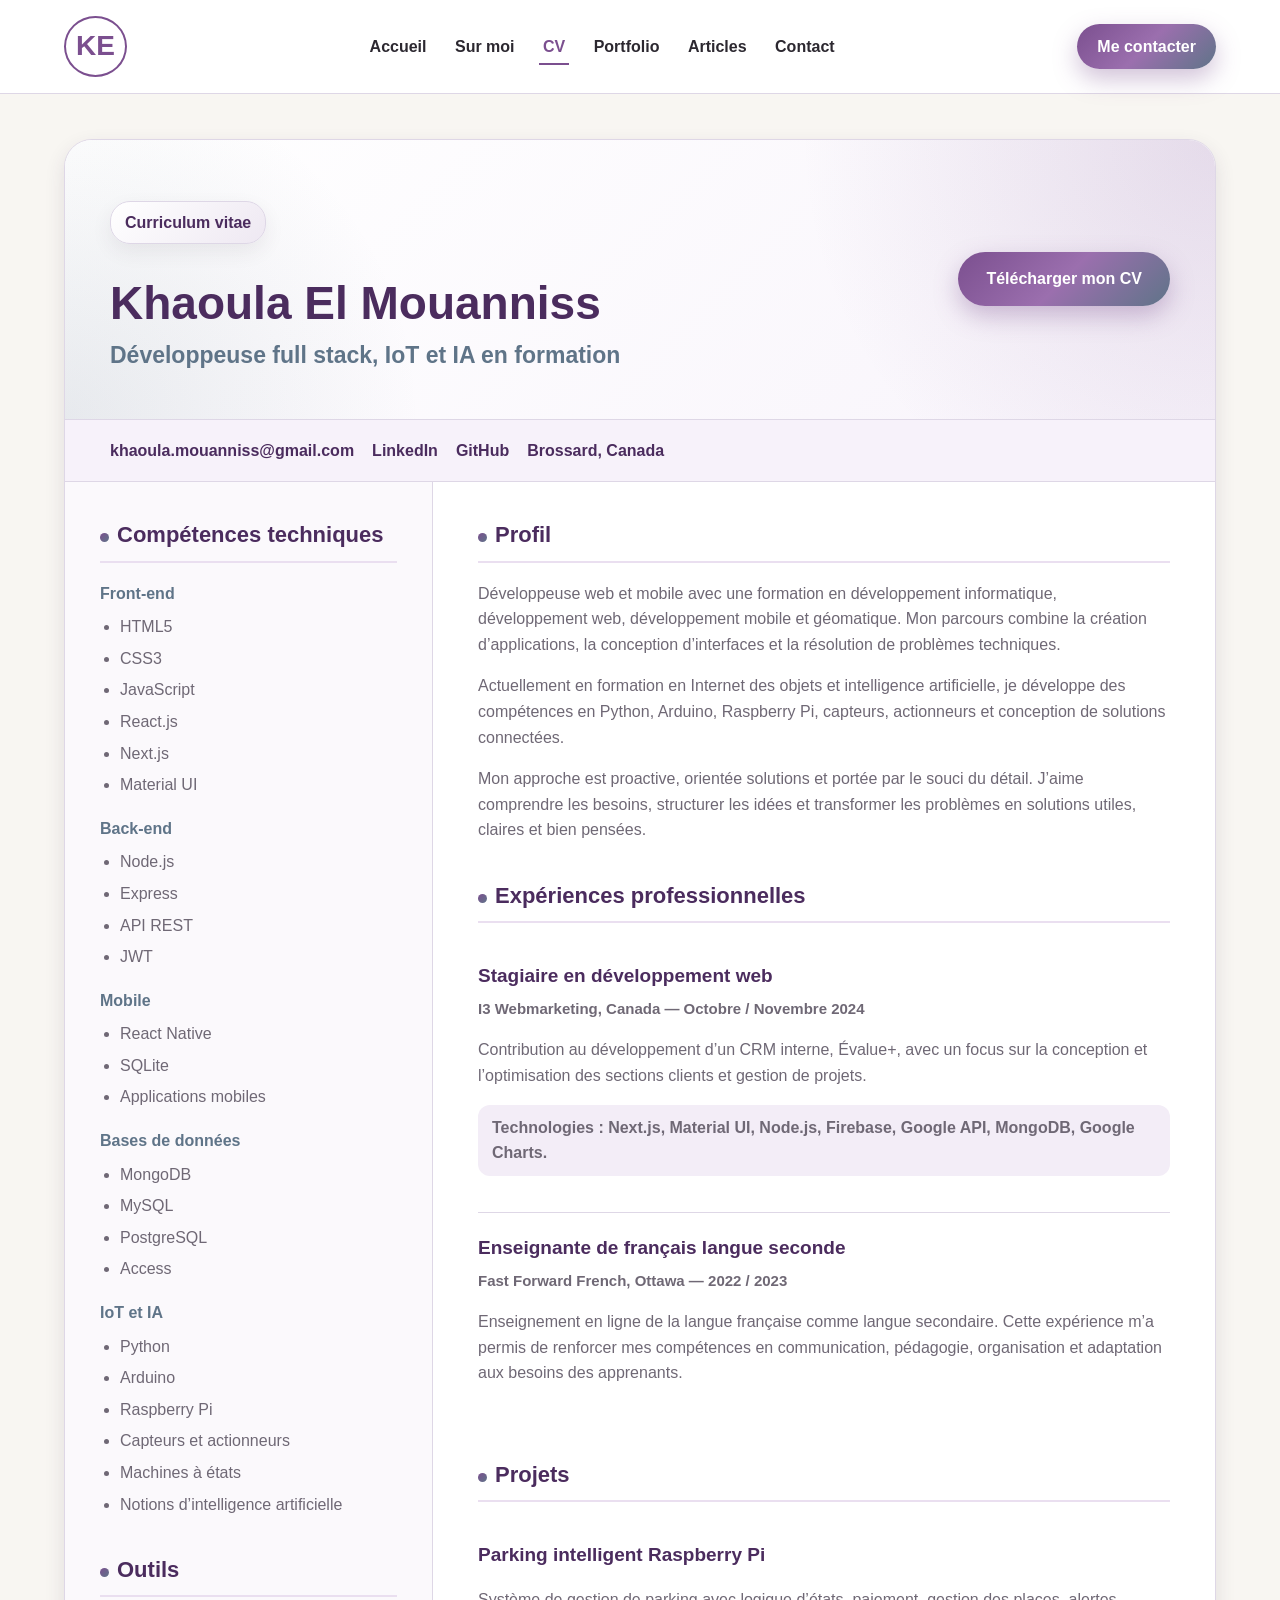
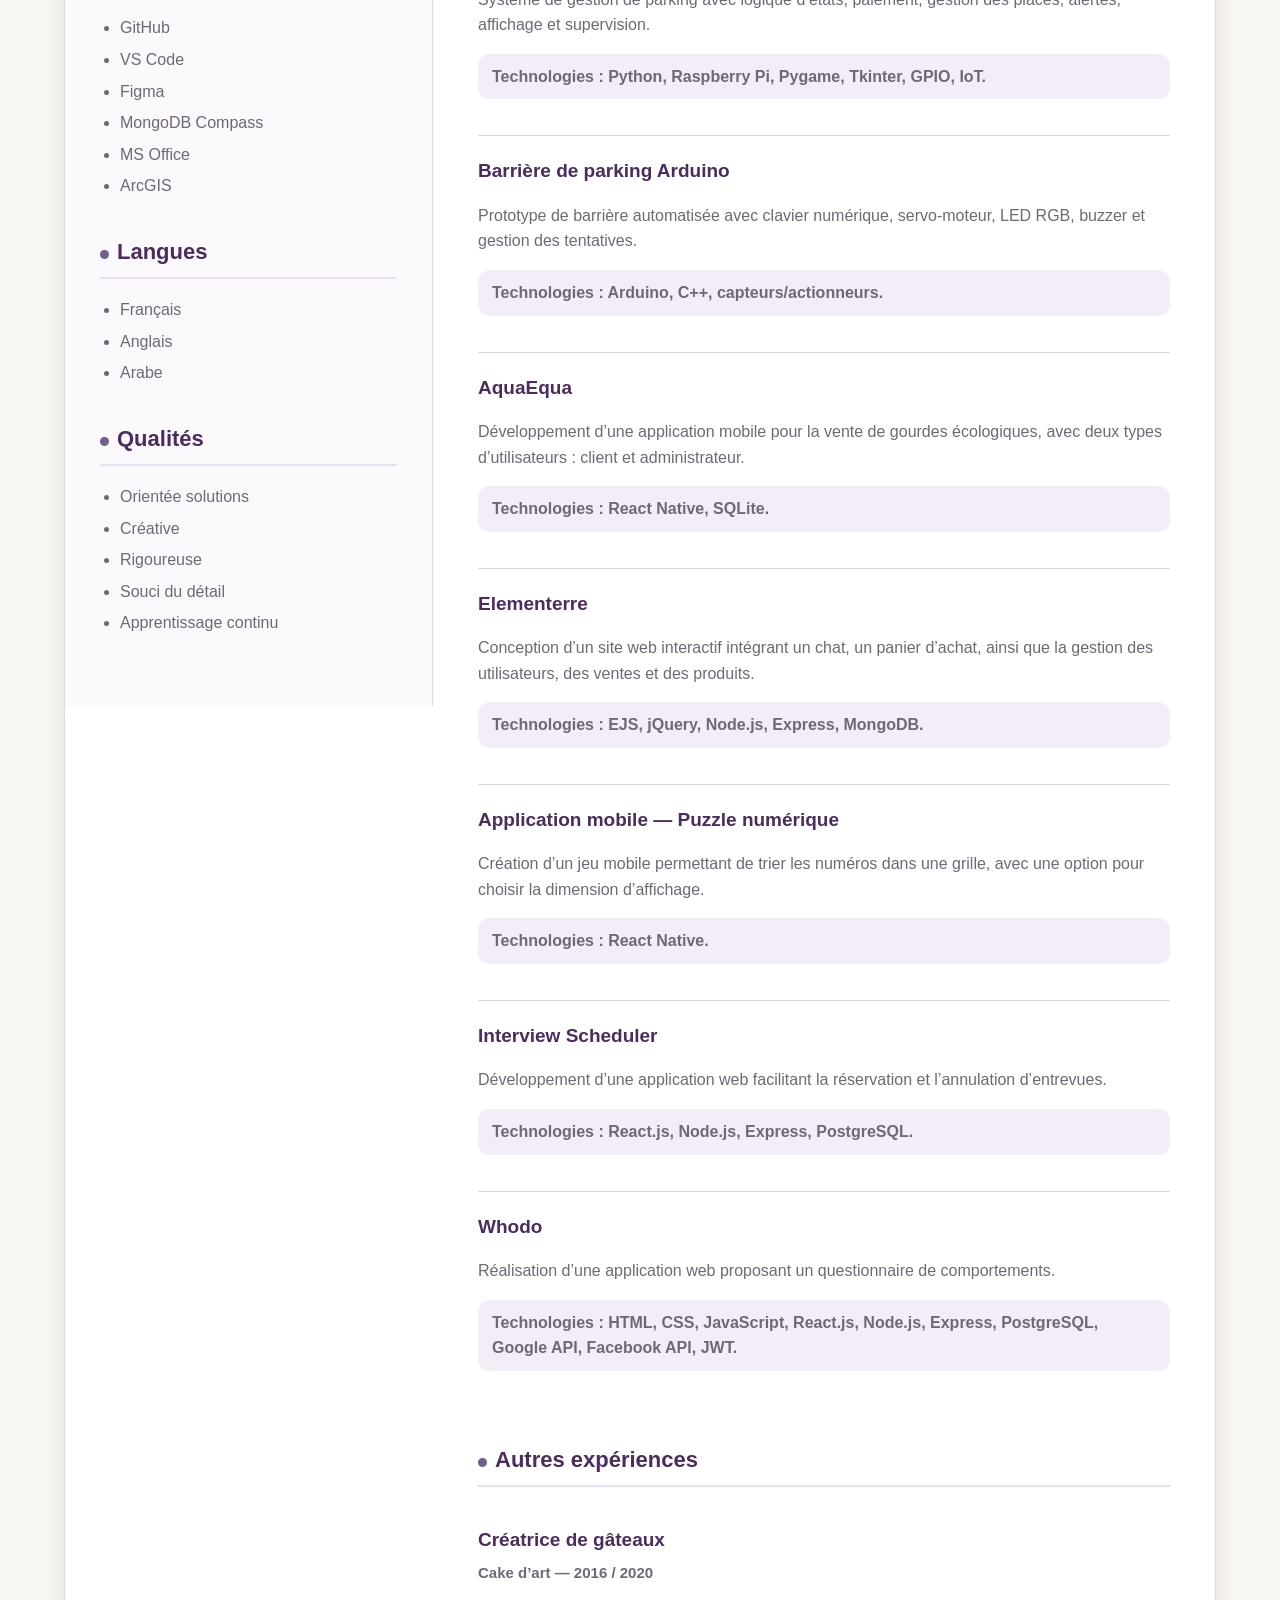
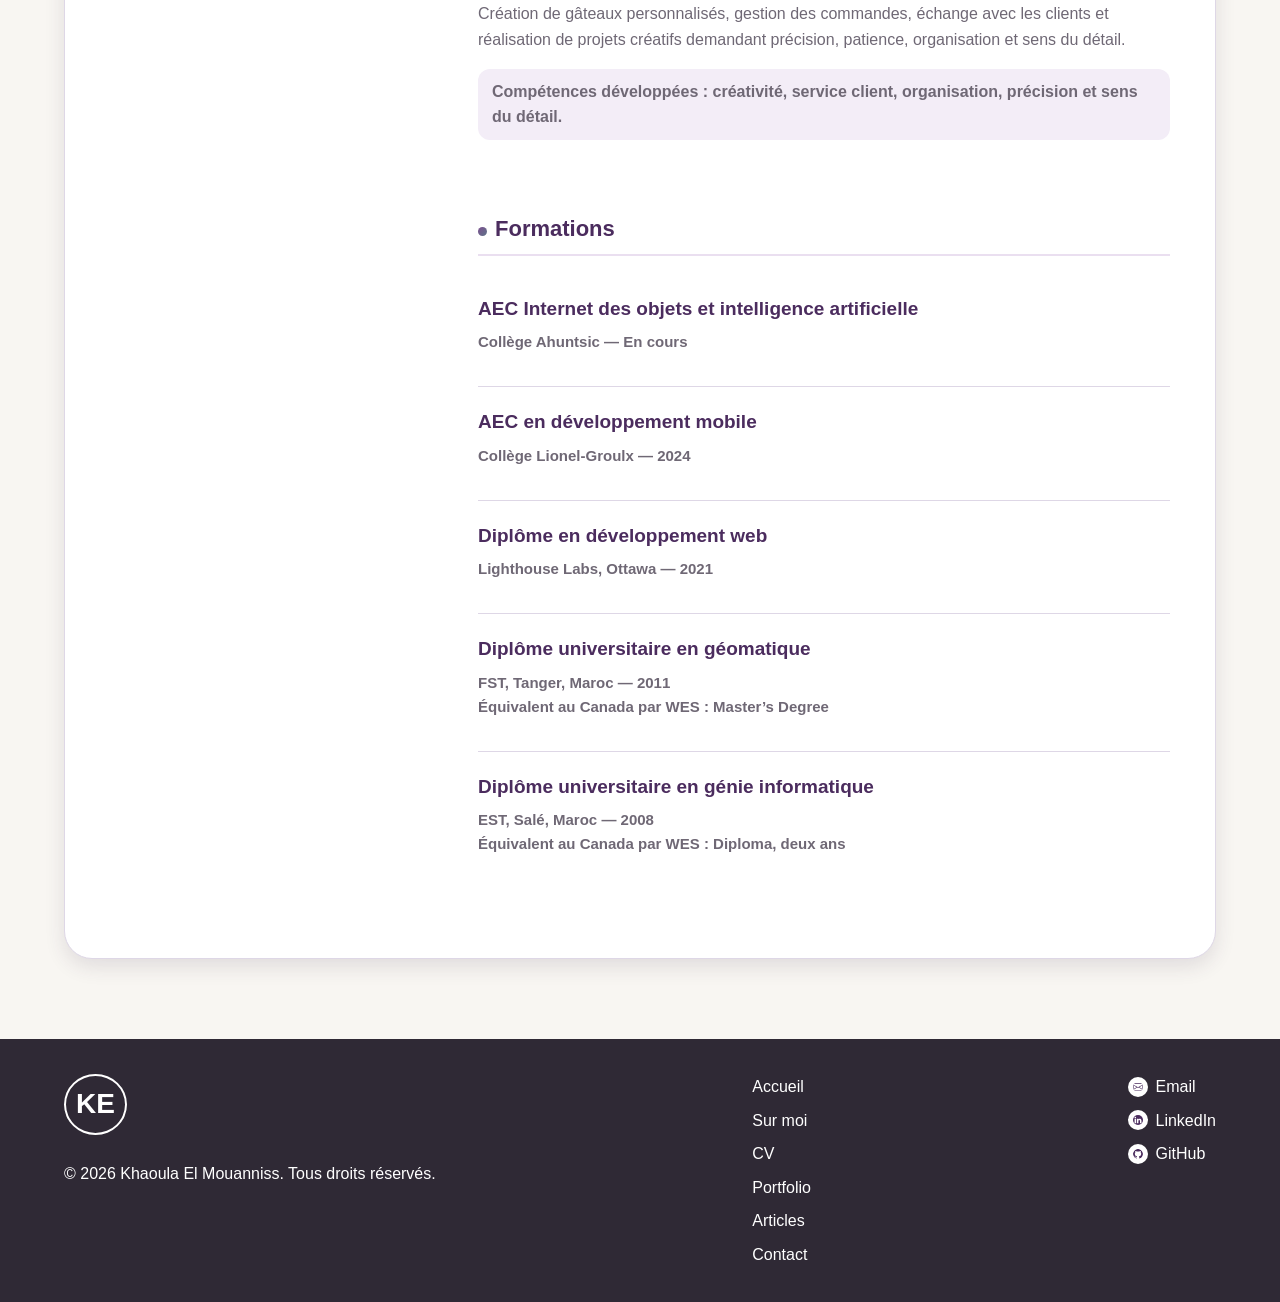
<file: cv.html>
<!DOCTYPE html>
<html lang="fr">
<head>
    <meta charset="UTF-8">
    <meta name="viewport" content="width=device-width, initial-scale=1.0">
    <title>CV | Khaoula El Mouanniss</title>

    <meta name="description" content="CV en ligne de Khaoula El Mouanniss : compétences techniques, formations, expériences professionnelles et projets en développement web, mobile, IoT et IA.">
    <meta name="keywords" content="CV, Khaoula El Mouanniss, développeuse full stack, développement web, développement mobile, IoT, IA, React, React Native, Node.js, MongoDB">
    <meta name="author" content="Khaoula El Mouanniss">

    <link rel="icon" href="images/favicon.ico">
    <link rel="stylesheet" href="css/styles.css">
    <link rel="stylesheet" href="css/cv.css">
</head>

<body>
    <header>
        <div class="header-container">
            <a href="index.html" class="logo">KE</a>

            <nav>
                <ul>
                    <li><a href="index.html">Accueil</a></li>
                    <li><a href="about.html">Sur moi</a></li>
                    <li><a href="cv.html" class="active">CV</a></li>
                    <li><a href="portfolio.html">Portfolio</a></li>
                    <li><a href="articles.html">Articles</a></li>
                    <li><a href="contact.html">Contact</a></li>
                </ul>
            </nav>

            <a href="contact.html" class="btn btn-small btn-primary">Me contacter</a>
        </div>
    </header>

    <main>
        <section class="cv-page">
            <div class="cv-header">
                <div class="cv-title">
                    <p class="intro-label">Curriculum vitae</p>
                    <h1>Khaoula El Mouanniss</h1>
                    <h2>Développeuse full stack, IoT et IA en formation</h2>
                </div>

                <div class="cv-download">
                    <a href="documents/cv-khaoula.pdf" target="_blank" class="btn btn-primary">Télécharger mon CV</a>
                </div>
            </div>

            <div class="cv-contact">
                <a href="mailto:khaoula.mouanniss@gmail.com" target="_blank">khaoula.mouanniss@gmail.com</a>
                <a href="https://www.linkedin.com/in/mouanniss/" target="_blank">LinkedIn</a>
                <a href="https://github.com/khaoulamouanniss" target="_blank">GitHub</a>
                <span>Brossard, Canada</span>
            </div>

            <div class="cv-content">
                <aside class="cv-sidebar">
                    <section class="cv-block">
                        <h3>Compétences techniques</h3>

                        <div class="skill-group">
                            <h4>Front-end</h4>
                            <ul>
                                <li>HTML5</li>
                                <li>CSS3</li>
                                <li>JavaScript</li>
                                <li>React.js</li>
                                <li>Next.js</li>
                                <li>Material UI</li>
                            </ul>
                        </div>

                        <div class="skill-group">
                            <h4>Back-end</h4>
                            <ul>
                                <li>Node.js</li>
                                <li>Express</li>
                                <li>API REST</li>
                                <li>JWT</li>
                            </ul>
                        </div>

                        <div class="skill-group">
                            <h4>Mobile</h4>
                            <ul>
                                <li>React Native</li>
                                <li>SQLite</li>
                                <li>Applications mobiles</li>
                            </ul>
                        </div>

                        <div class="skill-group">
                            <h4>Bases de données</h4>
                            <ul>
                                <li>MongoDB</li>
                                <li>MySQL</li>
                                <li>PostgreSQL</li>
                                <li>Access</li>
                            </ul>
                        </div>

                        <div class="skill-group">
                            <h4>IoT et IA</h4>
                            <ul>
                                <li>Python</li>
                                <li>Arduino</li>
                                <li>Raspberry Pi</li>
                                <li>Capteurs et actionneurs</li>
                                <li>Machines à états</li>
                                <li>Notions d’intelligence artificielle</li>
                            </ul>
                        </div>
                    </section>

                    <section class="cv-block">
                        <h3>Outils</h3>
                        <ul class="simple-list">
                            <li>GitHub</li>
                            <li>VS Code</li>
                            <li>Figma</li>
                            <li>MongoDB Compass</li>
                            <li>MS Office</li>
                            <li>ArcGIS</li>
                        </ul>
                    </section>

                    <section class="cv-block">
                        <h3>Langues</h3>
                        <ul class="simple-list">
                            <li>Français</li>
                            <li>Anglais</li>
                            <li>Arabe</li>
                        </ul>
                    </section>

                    <section class="cv-block">
                        <h3>Qualités</h3>
                        <ul class="simple-list">
                            <li>Orientée solutions</li>
                            <li>Créative</li>
                            <li>Rigoureuse</li>
                            <li>Souci du détail</li>
                            <li>Apprentissage continu</li>
                        </ul>
                    </section>
                </aside>

                <section class="cv-main">
                    <section class="cv-section">
                        <h3>Profil</h3>

                        <p>
                            Développeuse web et mobile avec une formation en développement informatique,
                            développement web, développement mobile et géomatique. Mon parcours combine
                            la création d’applications, la conception d’interfaces et la résolution de problèmes
                            techniques.
                        </p>

                        <p>
                            Actuellement en formation en Internet des objets et intelligence artificielle,
                            je développe des compétences en Python, Arduino, Raspberry Pi, capteurs,
                            actionneurs et conception de solutions connectées.
                        </p>

                        <p>
                            Mon approche est proactive, orientée solutions et portée par le souci du détail.
                            J’aime comprendre les besoins, structurer les idées et transformer les problèmes
                            en solutions utiles, claires et bien pensées.
                        </p>
                    </section>

                    <section class="cv-section">
                        <h3>Expériences professionnelles</h3>

                        <article class="cv-item">
                            <h4>Stagiaire en développement web</h4>
                            <p class="cv-place">I3 Webmarketing, Canada — Octobre / Novembre 2024</p>

                            <p>
                                Contribution au développement d’un CRM interne, Évalue+, avec un focus
                                sur la conception et l’optimisation des sections clients et gestion de projets.
                            </p>

                            <p class="cv-tech">
                                Technologies : Next.js, Material UI, Node.js, Firebase, Google API,
                                MongoDB, Google Charts.
                            </p>
                        </article>

                        <article class="cv-item">
                            <h4>Enseignante de français langue seconde</h4>
                            <p class="cv-place">Fast Forward French, Ottawa — 2022 / 2023</p>

                            <p>
                                Enseignement en ligne de la langue française comme langue secondaire.
                                Cette expérience m’a permis de renforcer mes compétences en communication,
                                pédagogie, organisation et adaptation aux besoins des apprenants.
                            </p>
                        </article>
                    </section>

                    <section class="cv-section">
                        <h3>Projets</h3>

                        <article class="cv-item">
                            <h4>Parking intelligent Raspberry Pi</h4>
                            <p>
                                Système de gestion de parking avec logique d’états, paiement,
                                gestion des places, alertes, affichage et supervision.
                            </p>
                            <p class="cv-tech">Technologies : Python, Raspberry Pi, Pygame, Tkinter, GPIO, IoT.</p>
                        </article>

                        <article class="cv-item">
                            <h4>Barrière de parking Arduino</h4>
                            <p>
                                Prototype de barrière automatisée avec clavier numérique, servo-moteur,
                                LED RGB, buzzer et gestion des tentatives.
                            </p>
                            <p class="cv-tech">Technologies : Arduino, C++, capteurs/actionneurs.</p>
                        </article>

                        <article class="cv-item">
                            <h4>AquaEqua</h4>
                            <p>
                                Développement d’une application mobile pour la vente de gourdes écologiques,
                                avec deux types d’utilisateurs : client et administrateur.
                            </p>
                            <p class="cv-tech">Technologies : React Native, SQLite.</p>
                        </article>

                        <article class="cv-item">
                            <h4>Elementerre</h4>
                            <p>
                                Conception d’un site web interactif intégrant un chat, un panier d’achat,
                                ainsi que la gestion des utilisateurs, des ventes et des produits.
                            </p>
                            <p class="cv-tech">Technologies : EJS, jQuery, Node.js, Express, MongoDB.</p>
                        </article>

                        <article class="cv-item">
                            <h4>Application mobile — Puzzle numérique</h4>
                            <p>
                                Création d’un jeu mobile permettant de trier les numéros dans une grille,
                                avec une option pour choisir la dimension d’affichage.
                            </p>
                            <p class="cv-tech">Technologies : React Native.</p>
                        </article>

                        <article class="cv-item">
                            <h4>Interview Scheduler</h4>
                            <p>
                                Développement d’une application web facilitant la réservation et l’annulation
                                d’entrevues.
                            </p>
                            <p class="cv-tech">Technologies : React.js, Node.js, Express, PostgreSQL.</p>
                        </article>

                        <article class="cv-item">
                            <h4>Whodo</h4>
                            <p>
                                Réalisation d’une application web proposant un questionnaire de comportements.
                            </p>
                            <p class="cv-tech">
                                Technologies : HTML, CSS, JavaScript, React.js, Node.js, Express,
                                PostgreSQL, Google API, Facebook API, JWT.
                            </p>
                        </article>
                    </section>

                    <section class="cv-section">
                        <h3>Autres expériences</h3>

                        <article class="cv-item">
                            <h4>Créatrice de gâteaux</h4>
                            <p class="cv-place">Cake d’art — 2016 / 2020</p>

                            <p>
                                Création de gâteaux personnalisés, gestion des commandes, échange avec
                                les clients et réalisation de projets créatifs demandant précision, patience,
                                organisation et sens du détail.
                            </p>

                            <p class="cv-tech">
                                Compétences développées : créativité, service client, organisation,
                                précision et sens du détail.
                            </p>
                        </article>
                    </section>

                    <section class="cv-section">
                        <h3>Formations</h3>

                        <article class="cv-item">
                            <h4>AEC Internet des objets et intelligence artificielle</h4>
                            <p class="cv-place">Collège Ahuntsic — En cours</p>
                        </article>

                        <article class="cv-item">
                            <h4>AEC en développement mobile</h4>
                            <p class="cv-place">Collège Lionel-Groulx — 2024</p>
                        </article>

                        <article class="cv-item">
                            <h4>Diplôme en développement web</h4>
                            <p class="cv-place">Lighthouse Labs, Ottawa — 2021</p>
                        </article>

                        <article class="cv-item">
                            <h4>Diplôme universitaire en géomatique</h4>
                            <p class="cv-place">
                                FST, Tanger, Maroc — 2011<br>
                                Équivalent au Canada par WES : Master’s Degree
                            </p>
                        </article>

                        <article class="cv-item">
                            <h4>Diplôme universitaire en génie informatique</h4>
                            <p class="cv-place">
                                EST, Salé, Maroc — 2008<br>
                                Équivalent au Canada par WES : Diploma, deux ans
                            </p>
                        </article>
                    </section>
                </section>
            </div>
        </section>
    </main>

    <footer>
        <div class="footer-container">
            <div>
                <a href="index.html" class="footer-logo">KE</a>
                <p>© 2026 Khaoula El Mouanniss. Tous droits réservés.</p>
            </div>

            <div class="footer-links">
                <a href="index.html">Accueil</a>
                <a href="about.html">Sur moi</a>
                <a href="cv.html">CV</a>
                <a href="portfolio.html">Portfolio</a>
                <a href="articles.html">Articles</a>
                <a href="contact.html">Contact</a>
            </div>

            <div class="social-links">
                    <a href="mailto:khaoula.mouanniss@gmail.com">
                        <img src="images/icons/envelope.svg" alt="Icon email">
                        Email
                    </a>

                    <a href="https://www.linkedin.com/in/mouanniss/"
                        target="_blank">
                        <img src="images/icons/linkedin.svg" alt="Icon LinkedIn">
                        LinkedIn
                    </a>

                    <a href="https://github.com/khaoulamouanniss"
                        target="_blank">
                        <img src="images/icons/github.svg" alt="Icon GitHub">
                        GitHub
                    </a>
                </div>
        </div>
    </footer>
</body>
</html>
</file>
<file: css/styles.css>
/* Variables globales */

:root {
    --color-primary: #7b4f8f;
    --color-primary-dark: #4b2c5e;
    --color-secondary: #5f7488;
    --color-background: #f8f6f2;
    --color-surface: #ffffff;
    --color-soft: #eee8f2;
    --color-text: #2c2830;
    --color-muted: #6f6875;
    --color-border: #ded7e6;

    --shadow-soft: 0 0.5rem 1.25rem rgba(60, 45, 70, 0.12);

    --radius-small: 0.5rem;
    --radius-medium: 1rem;
    --radius-large: 1.75rem;
}

/* Styles globaux */

* {
    box-sizing: border-box;
}

body {
    margin: 0;
    font-family: Arial, Helvetica, sans-serif;
    background-color: var(--color-background);
    color: var(--color-text);
    line-height: 1.6;
}

img {
    max-width: 100%;
}

a {
    text-decoration: none;
    color: inherit;
}

/* En-tête */

header {
    background-color: var(--color-surface);
    border-bottom: 1px solid var(--color-border);
    position: sticky;
    top: 0;
    z-index: 10;
}

.header-container {
    width: 90%;
    max-width: 75rem;
    margin: 0 auto;
    padding: 1rem 0;
    display: flex;
    justify-content: space-between;
    align-items: center;
}

/* Logo */
.logo,
.footer-logo {
    font-size: 1.75rem;
    font-weight: bold;
    color: var(--color-primary);
    border: 2px solid var(--color-primary);
    padding: 0.375rem 0.625rem;
    border-radius: 50%;
}

/* Menu */
nav ul {
    padding: 0;
    margin: 0;
    list-style-type: none;
}

nav ul li {
    display: inline-block;
    margin: 0 0.5rem;
}

nav ul li a {
    color: var(--color-text);
    font-weight: bold;
    padding: 0.5rem 0.25rem;
}

nav ul li a:hover,
nav ul li a.active {
    color: var(--color-primary);
    border-bottom: 2px solid var(--color-primary);
}

/* Boutons */
.btn {
    display: inline-block;
    border-radius: 2.5rem;
    padding: 0.875rem 1.75rem;
    font-weight: bold;
    transition: 0.3s;
    border: none;
}

.btn-small {
    padding: 0.625rem 1.25rem;
}

.btn-primary {
    color: white;
    background: linear-gradient(135deg, #7b4f8f, #9b6fae, #5f7488);
    box-shadow: 0 0.625rem 1.5625rem rgba(123, 79, 143, 0.35);
}

.btn-primary:hover {
    transform: translateY(-0.1875rem);
    background: linear-gradient(135deg, #8e5fa3, #b184c3, #6f879c);
    box-shadow: 0 0.9375rem 2.1875rem rgba(123, 79, 143, 0.45);
}

.btn-secondary {
    color: #2f4356;
    background: linear-gradient(135deg, #ffffff, #eef8fb, #f5edf7);
    border: 1px solid #d9e5ea;
    box-shadow: 0 0.625rem 1.5625rem rgba(95, 116, 136, 0.25);
}

.btn-secondary:hover {
    transform: translateY(-0.1875rem);
    background: linear-gradient(135deg, #ffffff, #e3f5fb, #f8eef8);
    box-shadow: 0 0.9375rem 2.1875rem rgba(95, 116, 136, 0.35);
}

/* Titre de section */
.section-title {
    text-align: center;
    margin-bottom: 2.1875rem;
}

.section-title p {
    color: var(--color-primary);
    font-weight: bold;
    text-transform: uppercase;
    letter-spacing: 0.0625rem;
    margin-bottom: 0.3125rem;
}

.section-title h2 {
    margin: 0;
    font-size: 2.125rem;
    color: var(--color-primary-dark);
}

/* Label de section */
.intro-label {
    display: inline-block;
    background: linear-gradient(135deg, #ffffff, #eee8f2);
    color: var(--color-primary-dark);
    padding: 0.5rem 0.875rem;
    border-radius: 1.25rem;
    font-weight: bold;
    border: 1px solid var(--color-border);
    box-shadow: 0 0.5rem 1.25rem rgba(60, 45, 70, 0.08);
}

/* Pied de page */
footer {
    background-color: #2f2935;
    color: white;
    padding: 2.1875rem 0;
    margin-top: 3.75rem;
}

.footer-container {
    width: 90%;
    max-width: 75rem;
    margin: 0 auto;
    display: flex;
    justify-content: space-between;
    gap: 1.875rem;
}

.footer-logo {
    display: inline-block;
    color: white;
    border-color: white;
    margin-bottom: 0.625rem;
}

.footer-links,
.social-links {
    display: flex;
    flex-direction: column;
    gap: 0.5rem;
}

.footer-links a:hover,
.social-links a:hover {
    color: #d9c6e8;
}

/* Liens sociaux */
.social-links a {
    display: flex;
    align-items: center;
    gap: 0.5rem;
}

.social-links img {
    width: 1.25rem;
    height: 1.25rem;
    background-color: white;
    padding: 0.3125rem;
    border-radius: 50%;
}

.social-links a:hover img {
    background-color: #d9c6e8;
}
</file>
<file: css/home.css>
/* Page accueil */

/* Section principale */
.hero {
    width: 90%;
    max-width: 75rem;
    margin: 2.8125rem auto;
    padding: 3.4375rem;
    border-radius: var(--radius-large);
    box-shadow: var(--shadow-soft);
    display: flex;
    justify-content: space-between;
    align-items: center;
    gap: 2.8125rem;

    background:
        radial-gradient(circle at top right, rgba(123, 79, 143, 0.18), transparent 40%),
        radial-gradient(circle at bottom left, rgba(95, 116, 136, 0.18), transparent 30%),
        linear-gradient(135deg, #ffffff, #f8f4fb);
}

.hero-text {
    width: 60%;
}

.hero h1 {
    font-size: 3.375rem;
    line-height: 1.05;
    margin: 1.25rem 0 0.3125rem;
    color: var(--color-primary-dark);
}

.hero h1 span {
    display: block;
    color: var(--color-primary);
}

.hero h2 {
    margin: 0 0 1.25rem;
    font-size: 1.5rem;
    color: var(--color-secondary);
}

.slogan {
    font-size: 1.5625rem;
    font-weight: bold;
    color: var(--color-primary);
    margin: 1.5625rem 0;
}

.hero-description {
    font-size: 1.0625rem;
    color: var(--color-muted);
    max-width: 40.625rem;
}

/* Mots-clés du profil */
.hero-keywords {
    margin-top: 1.5625rem;
}

.hero-keywords span {
    display: inline-block;
    margin: 0.3125rem;
    padding: 0.5rem 0.875rem;
    border-radius: 1.25rem;
    background-color: white;
    color: var(--color-primary-dark);
    border: 1px solid var(--color-border);
    font-weight: bold;
    font-size: 0.875rem;
}

/* Boutons */
.hero-buttons {
    margin-top: 1.875rem;
}

.hero-buttons .btn {
    margin-right: 0.75rem;
    margin-bottom: 0.75rem;
}

/* Image hero */

.hero-photo {
    width: 35%;
    text-align: center;
}

.tech-circle {
    width: 19.6875rem;
    height: 19.6875rem;
    margin: 0 auto;
    border-radius: 50%;
    padding: 1.125rem;
    background:
        linear-gradient(135deg, rgba(123, 79, 143, 0.22), rgba(95, 116, 136, 0.16)),
        #ffffff;
    box-shadow: 0 1.125rem 2.8125rem rgba(60, 45, 70, 0.18);
}

.photo-frame {
    width: 100%;
    height: 100%;
    border-radius: 50%;
    background-color: white;
    border: 2px solid rgba(123, 79, 143, 0.45);
    padding: 0.625rem;
    box-shadow: var(--shadow-soft);
}

.photo-frame img {
    width: 100%;
    height: 100%;
    object-fit: cover;
    border-radius: 50%;
    background-color: white;
}

/* qualités sous la photo */
.qualities {
    margin-top: 1.25rem;
}

.qualities span {
    display: inline-block;
    margin: 0.375rem;
    padding: 0.5rem 0.75rem;
    background-color: white;
    color: var(--color-primary-dark);
    border: 1px solid var(--color-border);
    border-radius: 1.125rem;
    font-size: 0.875rem;
    font-weight: bold;
}

/* Sections générales */

.what-i-do,
.featured-projects,
.short-about {
    width: 90%;
    max-width: 75rem;
    margin: 4.375rem auto;
}

/* Cartes domaines */

.cards {
    display: flex;
    gap: 1.5625rem;
}

.card {
    width: 33.33%;
    background-color: var(--color-surface);
    border-radius: var(--radius-medium);
    padding: 1.5625rem;
    box-shadow: var(--shadow-soft);
    border: 1px solid var(--color-border);
    position: relative;
    overflow: hidden;
    transition: 0.3s;
}

.card:hover {
    transform: translateY(-0.3125rem);
    box-shadow: 0 1rem 2.1875rem rgba(60, 45, 70, 0.16);
}

.card h3 {
    color: var(--color-primary-dark);
    margin-top: 0;
}

.card p {
    color: var(--color-muted);
}

.card-highlight {
    background: linear-gradient(135deg, #ffffff, #f3edf7);
    border: 2px solid rgba(123, 79, 143, 0.18);
}

.card-icon {
    width: 2.375rem;
    height: 2.375rem;
    padding: 0.5625rem;
    border-radius: 50%;
    background: linear-gradient(135deg, #ffffff, #eee8f2);
    border: 1px solid var(--color-border);
    box-shadow: 0 0.5rem 1.125rem rgba(60, 45, 70, 0.10);
    margin-bottom: 0.625rem;
}

/* Projets en vedette */

.project-grid {
    display: flex;
    gap: 1.5625rem;
}

.project-card {
    width: 33.33%;
    background-color: var(--color-surface);
    border-radius: var(--radius-medium);
    padding: 1.5625rem;
    box-shadow: var(--shadow-soft);
    border: 1px solid var(--color-border);
    overflow: hidden;
    transition: 0.3s;
}

.project-card:hover {
    transform: translateY(-0.3125rem);
    box-shadow: 0 1rem 2.1875rem rgba(60, 45, 70, 0.16);
}

.project-card h3 {
    color: var(--color-primary-dark);
    margin-top: 0;
}

.project-card p {
    color: var(--color-muted);
}

/* Images des projets */
.project-image {
    height: 12.5rem;
    border-radius: var(--radius-small);
    position: relative;
    overflow: hidden;
    margin-bottom: 1.125rem;
}

.project-image img {
    width: 100%;
    height: 100%;
    object-fit: cover;
}

/* Tag des projets */
.project-image span {
    position: absolute;
    left: 0.9375rem;
    top: 0.9375rem;
    background-color: rgba(255, 255, 255, 0.92);
    color: var(--color-primary-dark);
    padding: 0.5rem 0.875rem;
    border-radius: 1.25rem;
    font-weight: bold;
    box-shadow: 0 0.5rem 1.125rem rgba(60, 45, 70, 0.12);
}

/* Prévisualisation mobile */
.mobile-preview {
    background:
        radial-gradient(circle at top right, rgba(123, 79, 143, 0.18), transparent 35%),
        linear-gradient(135deg, #ffffff, #eef8fb, #f7f2fa);
    display: flex;
    justify-content: center;
    align-items: center;
}

.mobile-preview img {
    width: auto;
    height: 92%;
    object-fit: contain;
    border-radius: 1.125rem;
    box-shadow: 0 0.625rem 1.5625rem rgba(60, 45, 70, 0.18);
}

/* Tag des projets */
.project-tags {
    margin: 0.9375rem 0;
}

.project-tags span {
    display: inline-block;
    margin: 0.1875rem;
    padding: 0.3125rem 0.625rem;
    border-radius: 0.9375rem;
    background-color: #f0eaf4;
    color: var(--color-primary-dark);
    font-size: 0.8125rem;
    font-weight: bold;
}

.project-card a {
    color: var(--color-primary);
    font-weight: bold;
}

.project-card a:hover {
    text-decoration: underline;
}

.center-button {
    text-align: center;
    margin-top: 2.1875rem;
}

/* Section courte sur moi */

.about-box {
    max-width: 53.125rem;
    margin: 0 auto;
    text-align: center;
    background: linear-gradient(135deg, #ffffff, #f1edf4);
    border-radius: var(--radius-medium);
    padding: 2.8125rem;
    box-shadow: var(--shadow-soft);
    border: 1px solid var(--color-border);
    position: relative;
    overflow: hidden;
}

.about-box::before {
    content: "</>";
    position: absolute;
    top: 0.9375rem;
    right: 1.5625rem;
    font-size: 4.375rem;
    font-weight: bold;
    color: rgba(123, 79, 143, 0.08);
}

.about-box h2 {
    color: var(--color-primary-dark);
    margin-top: 0.9375rem;
}

.about-box p {
    color: var(--color-muted);
}
</file>
<file: css/about.css>
/* Page sur moi */

/* Section principale */

.about-hero {
    width: 90%;
    max-width: 75rem;
    margin: 2.8125rem auto;
    padding: 3.4375rem;
    border-radius: var(--radius-large);
    box-shadow: var(--shadow-soft);
    display: flex;
    justify-content: space-between;
    gap: 2.5rem;

    background:
        radial-gradient(circle at top left, rgba(123, 79, 143, 0.16), transparent 35%),
        radial-gradient(circle at bottom right, rgba(95, 116, 136, 0.16), transparent 30%),
        linear-gradient(135deg, #ffffff, #f8f4fb);
}

/* Texte de la section sur moi */
.about-hero-text {
    width: 65%;
}

.about-hero h1 {
    font-size: 2.8125rem;
    line-height: 1.15;
    margin: 1.375rem 0;
    color: var(--color-primary-dark);
}

.about-hero-text p {
    font-size: 1.0625rem;
    color: var(--color-muted);
}

/* Carte Profil */
.about-hero-card {
    width: 35%;
    background-color: rgba(255, 255, 255, 0.82);
    border: 1px solid var(--color-border);
    border-radius: var(--radius-medium);
    padding: 1.75rem;
    box-shadow: 0 0.9375rem 2.1875rem rgba(60, 45, 70, 0.12);
}

.about-hero-card h2 {
    margin-top: 0;
    color: var(--color-primary-dark);
}

.about-hero-card p {
    color: var(--color-muted);
}

/* Sections générales */

.story-section,
.values-section,
.journey-section,
.about-cta {
    width: 90%;
    max-width: 75rem;
    margin: 4.375rem auto;
}

/* Histoire */

.story-box {
    display: flex;
    gap: 1.875rem;
    align-items: stretch;
}

/* Texte principal de l’histoire */
.story-text {
    width: 68%;
    background-color: var(--color-surface);
    border: 1px solid var(--color-border);
    border-radius: var(--radius-medium);
    padding: 2.1875rem;
    box-shadow: var(--shadow-soft);
}

.story-text h3 {
    color: var(--color-primary-dark);
    margin-top: 0;
}

.story-text p {
    color: var(--color-muted);
}

/* Encadré latéral */
.story-side {
    width: 32%;
    background:
        linear-gradient(135deg, rgba(123, 79, 143, 0.95), rgba(95, 116, 136, 0.95));
    color: white;
    border-radius: var(--radius-medium);
    padding: 2.1875rem;
    box-shadow: 0 0.9375rem 2.1875rem rgba(60, 45, 70, 0.18);
}

.story-side h3 {
    margin-top: 0;
}

.story-side ul {
    padding-left: 1.25rem;
}

.story-side li {
    margin-bottom: 0.75rem;
}

/* Créativité */

.creative-section {
    width: 90%;
    max-width: 75rem;
    margin: 4.375rem auto;
}

.creative-box {
    display: flex;
    gap: 1.875rem;
    align-items: stretch;
}

/* Texte créativité */
.creative-text {
    width: 68%;
    background-color: var(--color-surface);
    border: 1px solid var(--color-border);
    border-radius: var(--radius-medium);
    padding: 2.1875rem;
    box-shadow: var(--shadow-soft);
}

.creative-text h3 {
    color: var(--color-primary-dark);
    margin-top: 0;
}

.creative-text p {
    color: var(--color-muted);
}

/* Encadré créativité */
.creative-side {
    width: 32%;
    background:
        linear-gradient(135deg, rgba(123, 79, 143, 0.95), rgba(95, 116, 136, 0.95));
    color: white;
    border-radius: var(--radius-medium);
    padding: 1.875rem;
    box-shadow: 0 0.9375rem 2.1875rem rgba(60, 45, 70, 0.18);
}

.creative-side h3 {
    margin-top: 0;
}

.creative-side ul {
    padding-left: 1.25rem;
}

.creative-side li {
    margin-bottom: 0.75rem;
}

/* Photo cake design */
.cake-photo {
    margin-top: 1.5625rem;
    background-color: white;
    padding: 0.625rem;
    border-radius: var(--radius-medium);
}

.cake-photo img {
    width: 100%;
    height: 13.125rem;
    object-fit: cover;
    object-position: center center;
    border-radius: var(--radius-small);
}

/* Qualités */

.values-grid {
    display: flex;
    flex-wrap: wrap;
    gap: 1.5625rem;
}

/* Cartes des qualités */
.value-card {
    width: calc(50% - 0.8125rem);
    background-color: var(--color-surface);
    border: 1px solid var(--color-border);
    border-radius: var(--radius-medium);
    padding: 1.75rem;
    box-shadow: var(--shadow-soft);
    transition: 0.3s;
}

.value-card:hover {
    transform: translateY(-0.3125rem);
    box-shadow: 0 1rem 2.1875rem rgba(60, 45, 70, 0.16);
}

.value-card span {
    display: inline-block;
    color: rgba(123, 79, 143, 0.35);
    font-size: 1.875rem;
    font-weight: bold;
    margin-bottom: 0.5rem;
}

.value-card h3 {
    color: var(--color-primary-dark);
    margin-top: 0;
}

.value-card p {
    color: var(--color-muted);
}

/* Parcours */

.timeline {
    display: flex;
    gap: 1.5625rem;
}

/* Étapes du parcours */
.timeline-item {
    width: 33.33%;
    background:
        linear-gradient(135deg, #ffffff, #f7f2fa);
    border: 1px solid var(--color-border);
    border-radius: var(--radius-medium);
    padding: 1.75rem;
    box-shadow: var(--shadow-soft);
    position: relative;
}

/* trait décoratif */
.timeline-item::before {
    content: "";
    display: block;
    width: 2.625rem;
    height: 0.375rem;
    background: linear-gradient(135deg, var(--color-primary), var(--color-secondary));
    border-radius: 1.25rem;
    margin-bottom: 1.25rem;
}

.timeline-item h3 {
    color: var(--color-primary-dark);
    margin-top: 0;
}

.timeline-item p {
    color: var(--color-muted);
}

/* Citation */

.about-quote {
    width: 90%;
    max-width: 59.375rem;
    margin: 5rem auto;
    padding: 2.8125rem;
    text-align: center;
    border-radius: var(--radius-large);
    background:
        linear-gradient(135deg, rgba(123, 79, 143, 0.95), rgba(95, 116, 136, 0.95));
    color: white;
    box-shadow: 0 1.125rem 2.8125rem rgba(60, 45, 70, 0.20);
}

.about-quote p {
    font-size: 1.5625rem;
    line-height: 1.5;
    margin: 0;
    font-weight: bold;
}

/* Boutons cta*/
.about-cta {
    text-align: center;
    background-color: var(--color-surface);
    border: 1px solid var(--color-border);
    border-radius: var(--radius-large);
    padding: 2.8125rem;
    box-shadow: var(--shadow-soft);
}

.about-cta h2 {
    color: var(--color-primary-dark);
    margin-top: 0;
}

.about-cta p {
    color: var(--color-muted);
    max-width: 43.75rem;
    margin: 0 auto 1.5625rem;
}

.about-cta .btn {
    margin: 0.5rem;
}
</file>
<file: css/articles.css>
/* Page articles */

/* Hero articles */

.articles-hero {
    width: 90%;
    max-width: 75rem;
    margin: 2.8125rem auto;
    padding: 3.4375rem;
    border-radius: var(--radius-large);
    box-shadow: var(--shadow-soft);
    display: flex;
    justify-content: space-between;
    align-items: center;
    gap: 2.8125rem;

    background:
        radial-gradient(circle at top left, rgba(123, 79, 143, 0.16), transparent 35%),
        radial-gradient(circle at bottom right, rgba(95, 116, 136, 0.16), transparent 30%),
        linear-gradient(135deg, #ffffff, #f8f4fb);
}

/* Texte du hero */
.articles-hero-text {
    width: 70%;
}

.articles-hero h1 {
    font-size: 2.8125rem;
    line-height: 1.15;
    color: var(--color-primary-dark);
    margin: 1.375rem 0;
}

.articles-hero p {
    color: var(--color-muted);
    font-size: 1.0625rem;
}

/* Carte du nombre d'articles */
.articles-hero-card {
    width: 15rem;
    padding: 2.1875rem 1.5625rem;
    border-radius: var(--radius-large);
    text-align: center;
    color: white;
    background:
        linear-gradient(135deg, rgba(123, 79, 143, 0.95), rgba(95, 116, 136, 0.95));
    box-shadow: 0 1.125rem 2.8125rem rgba(60, 45, 70, 0.22);
}

.articles-hero-card span {
    display: block;
    font-size: 2.875rem;
    font-weight: bold;
    margin-bottom: 0.625rem;
}

.articles-hero-card p {
    color: white;
    font-weight: bold;
    margin: 0;
}

/* Section articles */

.articles-section,
.articles-note {
    width: 90%;
    max-width: 75rem;
    margin: 4.375rem auto;
}

/* Grille des articles */

.articles-grid {
    display: flex;
    flex-wrap: wrap;
    gap: 1.75rem;
}

/* Carte article */
.article-card {
    width: calc(33.33% - 1.1875rem);
    background-color: var(--color-surface);
    border: 1px solid var(--color-border);
    border-radius: var(--radius-medium);
    box-shadow: var(--shadow-soft);
    overflow: hidden;
    transition: 0.3s;
}

.article-card:hover {
    transform: translateY(-0.375rem);
    box-shadow: 0 1.125rem 2.5rem rgba(60, 45, 70, 0.18);
}

.article-icon {
    height: 8.125rem;
    display: flex;
    justify-content: center;
    align-items: center;
}

/* tag de l'article */
.article-icon span {
    background-color: rgba(255, 255, 255, 0.92);
    color: var(--color-primary-dark);
    padding: 0.6875rem 1.1875rem;
    border-radius: 1.5625rem;
    font-weight: bold;
    box-shadow: 0 0.5rem 1.125rem rgba(60, 45, 70, 0.15);
}

/* Couleurs des catégories */
.article-iot {
    background: linear-gradient(135deg, #7b4f8f, #5f7488);
}

.article-ai {
    background: linear-gradient(135deg, #8e5fa3, #d8c8e1);
}

.article-web {
    background: linear-gradient(135deg, #5f7488, #9b6fae);
}

.article-python {
    background: linear-gradient(135deg, #6f879c, #eef8fb);
}

.article-git {
    background: linear-gradient(135deg, #4b2c5e, #5f7488);
}

.article-ux {
    background: linear-gradient(135deg, #9b6fae, #f0eaf4);
}

.article-mobile {
    background: linear-gradient(135deg, #5f7488, #eef8fb);
}

.article-accessibility {
    background: linear-gradient(135deg, #7b4f8f, #eef8fb);
}

/* Contenu de l'article */
.article-content {
    padding: 1.5625rem;
}

.article-category {
    color: var(--color-primary);
    font-weight: bold;
    text-transform: uppercase;
    font-size: 0.8125rem;
    letter-spacing: 0.0625rem;
    margin: 0 0 0.5rem;
}

.article-content h3 {
    color: var(--color-primary-dark);
    font-size: 1.3125rem;
    margin: 0 0 0.75rem;
}

.article-content p {
    color: var(--color-muted);
}

/* Lien vers l'article */
.article-link {
    display: inline-block;
    margin-top: 0.75rem;
    color: var(--color-primary);
    font-weight: bold;
}

.article-link:hover {
    text-decoration: underline;
}

/* Note articles */

.articles-note {
    border-radius: var(--radius-large);
    padding: 3.125rem;
    text-align: center;
    box-shadow: var(--shadow-soft);
    border: 1px solid var(--color-border);

    background:
        radial-gradient(circle at top right, rgba(123, 79, 143, 0.13), transparent 35%),
        linear-gradient(135deg, #ffffff, #f7f2fa);
}

/* Contenu de la note centré */
.note-content {
    max-width: 47.5rem;
    margin: 0 auto;
}

.articles-note h2 {
    color: var(--color-primary-dark);
    font-size: 2.125rem;
    margin: 1.125rem 0;
}

.articles-note p {
    color: var(--color-muted);
    margin-bottom: 1.5625rem;
}
</file>
<file: css/contact.css>
/* Page contact */

/* Hero contact */

.contact-hero {
    width: 90%;
    max-width: 75rem;
    margin: 2.8125rem auto;
    padding: 3.4375rem;
    border-radius: var(--radius-large);
    box-shadow: var(--shadow-soft);
    display: flex;
    justify-content: space-between;
    align-items: center;
    gap: 2.8125rem;

    background:
        radial-gradient(circle at top right, rgba(123, 79, 143, 0.16), transparent 35%),
        radial-gradient(circle at bottom left, rgba(95, 116, 136, 0.16), transparent 30%),
        linear-gradient(135deg, #ffffff, #f8f4fb);
}

/* Texte du hero */
.contact-hero-text {
    width: 70%;
}

.contact-hero h1 {
    font-size: 2.8125rem;
    line-height: 1.15;
    color: var(--color-primary-dark);
    margin: 1.375rem 0;
}

.contact-hero p {
    color: var(--color-muted);
    font-size: 1.0625rem;
}

/* Cercle qui contient @ */
.contact-hero-card {
    width: 14.375rem;
    height: 14.375rem;
    border-radius: 50%;
    background:
        linear-gradient(135deg, rgba(123, 79, 143, 0.95), rgba(95, 116, 136, 0.95));
    color: white;
    display: flex;
    flex-direction: column;
    justify-content: center;
    align-items: center;
    box-shadow: 0 1.125rem 2.8125rem rgba(60, 45, 70, 0.22);
}

.contact-hero-card span {
    font-size: 4.375rem;
    line-height: 1;
    font-weight: bold;
}

.contact-hero-card p {
    color: white;
    margin: 0.5rem 0 0;
    font-weight: bold;
}

/* Section contact */

.contact-section,
.contact-note {
    width: 90%;
    max-width: 75rem;
    margin: 4.375rem auto;
}

/* Contenu de la section contact en 2 colonnes */
.contact-section {
    display: flex;
    gap: 2.1875rem;
    align-items: stretch;
}

.contact-info,
.contact-form-box {
    background-color: var(--color-surface);
    border: 1px solid var(--color-border);
    border-radius: var(--radius-medium);
    box-shadow: var(--shadow-soft);
    padding: 2.1875rem;
}

/*Colonne coordonnées */
.contact-info {
    width: 38%;
}

/*Colonne formulaire */
.contact-form-box {
    width: 62%;
}

.contact-info h2,
.contact-form-box h2 {
    color: var(--color-primary-dark);
    margin-top: 0;
}

.contact-info p,
.contact-form-box p {
    color: var(--color-muted);
}

/* Cartes de coordonnées */
.info-card {
    margin-top: 1.25rem;
    padding: 1.125rem;
    border-radius: var(--radius-small);
    background: linear-gradient(135deg, #ffffff, #f7f2fa);
    border: 1px solid var(--color-border);
    transition: 0.3s;
}

.info-card:hover {
    transform: translateY(-0.25rem);
    box-shadow: 0 0.75rem 1.75rem rgba(60, 45, 70, 0.12);
}

.info-card h3 {
    color: var(--color-primary-dark);
    margin: 0 0 0.375rem;
    display: flex;
    align-items: center;
    gap: 0.625rem;
}

.info-card a {
    color: var(--color-secondary);
    font-weight: bold;
    word-break: break-word;
}

.info-card a:hover {
    color: var(--color-primary);
}

/* Cercle qui contient l'icône de la carte */
.info-card h3 img {
    width: 2.375rem;
    height: 2.375rem;
    padding: 0.5625rem;
    border-radius: 50%;
    background-color: white;
    border: 2px solid var(--color-primary-dark);
    box-shadow: 0 0.5rem 1.125rem rgba(60, 45, 70, 0.10);
}

/* Formulaire */

.form-row {
    display: flex;
    gap: 1.125rem;
}

.form-row .form-group {
    width: 50%;
}

.form-group {
    margin-bottom: 1.125rem;
}

label {
    display: block;
    color: var(--color-primary-dark);
    font-weight: bold;
    margin-bottom: 0.4375rem;
}

/* Styles des champs de formulaire */
input,
textarea {
    width: 100%;
    padding: 0.875rem 1rem;
    border-radius: 0.875rem;
    border: 1px solid var(--color-border);
    background-color: #fbf9fc;
    color: var(--color-text);
    font-family: Arial, Helvetica, sans-serif;
    font-size: 0.9375rem;
}

/* Styles des champs de formulaire au focus */
input:focus,
textarea:focus {
    outline: none;
    border-color: var(--color-primary);
    box-shadow: 0 0 0 0.25rem rgba(123, 79, 143, 0.12);
    background-color: white;
}

textarea {
    resize: vertical;
}

button.btn {
    cursor: pointer;
}

/* Note contact */

.contact-note {
    border-radius: var(--radius-large);
    padding: 3.125rem;
    text-align: center;
    box-shadow: var(--shadow-soft);
    border: 1px solid var(--color-border);

    background:
        radial-gradient(circle at top left, rgba(123, 79, 143, 0.13), transparent 35%),
        linear-gradient(135deg, #ffffff, #f7f2fa);
}

/* Contenu de la note centré */
.note-content {
    max-width: 47.5rem;
    margin: 0 auto;
}

.contact-note h2 {
    color: var(--color-primary-dark);
    font-size: 2.125rem;
    margin: 1.125rem 0;
}

.contact-note p {
    color: var(--color-muted);
    margin-bottom: 1.5625rem;
}
</file>
<file: css/cv.css>
/* Page CV */

/* Conteneur principal */
.cv-page {
    width: 90%;
    max-width: 75rem;
    margin: 2.8125rem auto 5rem;
    background-color: var(--color-surface);
    border: 1px solid var(--color-border);
    border-radius: var(--radius-large);
    box-shadow: var(--shadow-soft);
    overflow: hidden;
}


/* En-tête du CV */
.cv-header {
    padding: 2.8125rem;
    display: flex;
    justify-content: space-between;
    gap: 1.875rem;
    align-items: center;

    background:
        radial-gradient(circle at top right, rgba(123, 79, 143, 0.16), transparent 35%),
        radial-gradient(circle at bottom left, rgba(95, 116, 136, 0.14), transparent 30%),
        linear-gradient(135deg, #ffffff, #f8f4fb);
}

/* Titre et rôle */
.cv-title h1 {
    font-size: 2.875rem;
    line-height: 1.1;
    color: var(--color-primary-dark);
    margin: 1.125rem 0 0.5rem;
}

.cv-title h2 {
    font-size: 1.4375rem;
    color: var(--color-secondary);
    margin: 0;
}

.cv-download {
    min-width: 13.125rem;
    text-align: right;
}


/* Coordonnées */

.cv-contact {
    padding: 1.125rem 2.8125rem;
    background-color: #f7f2fa;
    border-top: 1px solid var(--color-border);
    border-bottom: 1px solid var(--color-border);
    display: flex;
    flex-wrap: wrap;
    gap: 1.125rem;
}

.cv-contact a,
.cv-contact span {
    color: var(--color-primary-dark);
    font-weight: bold;
}

.cv-contact a:hover {
    color: var(--color-primary);
}


/* Structure CV en deux colonnes */

.cv-content {
    display: flex;
    align-items: flex-start;
}

/* Colonne gauche*/
.cv-sidebar {
    width: 32%;
    padding: 2.1875rem;
    background-color: #fbf9fc;
    border-right: 1px solid var(--color-border);
}

/* Colonne principale */
.cv-main {
    width: 68%;
    padding: 2.1875rem 2.8125rem;
}


/* Blocs */
.cv-block,
.cv-section {
    margin-bottom: 2.1875rem;
}

.cv-block h3,
.cv-section h3 {
    color: var(--color-primary-dark);
    font-size: 1.375rem;
    margin: 0 0 1.125rem;
    padding-bottom: 0.5rem;
    border-bottom: 2px solid #eadff0;
}

/* petit point devant les titres */
.cv-block h3::before,
.cv-section h3::before {
    content: "";
    display: inline-block;
    width: 0.5625rem;
    height: 0.5625rem;
    background: linear-gradient(135deg, var(--color-primary), var(--color-secondary));
    border-radius: 50%;
    margin-right: 0.5rem;
}

.cv-block h4 {
    color: var(--color-secondary);
    margin: 1.125rem 0 0.5rem;
    font-size: 1rem;
}


/* Listes colonne gauche */

.skill-group ul,
.simple-list {
    padding-left: 1.25rem;
    margin-top: 0.3125rem;
}

.skill-group li,
.simple-list li {
    color: var(--color-muted);
    margin-bottom: 0.375rem;
}


/* Contenu principal */

.cv-section p {
    color: var(--color-muted);
}


/* Expériences, projets et formations */
.cv-item {
    padding: 1.25rem 0;
    border-bottom: 1px solid var(--color-border);
}

.cv-item:last-child {
    border-bottom: none;
}

.cv-item h4 {
    color: var(--color-primary-dark);
    margin: 0 0 0.375rem;
    font-size: 1.1875rem;
}

.cv-place {
    color: var(--color-secondary);
    font-weight: bold;
    margin: 0 0 0.75rem;
    font-size: 0.9375rem;
}

/* Technologies utilisées */
.cv-tech {
    color: var(--color-primary-dark);
    font-weight: bold;
    background-color: #f3edf7;
    padding: 0.625rem 0.875rem;
    border-radius: 0.75rem;
    margin-top: 0.75rem;
}


/* effet au hover */

.cv-item:hover {
    background-color: #fcf9fd;
}

.cv-item:hover h4 {
    color: var(--color-primary);
}
</file>
